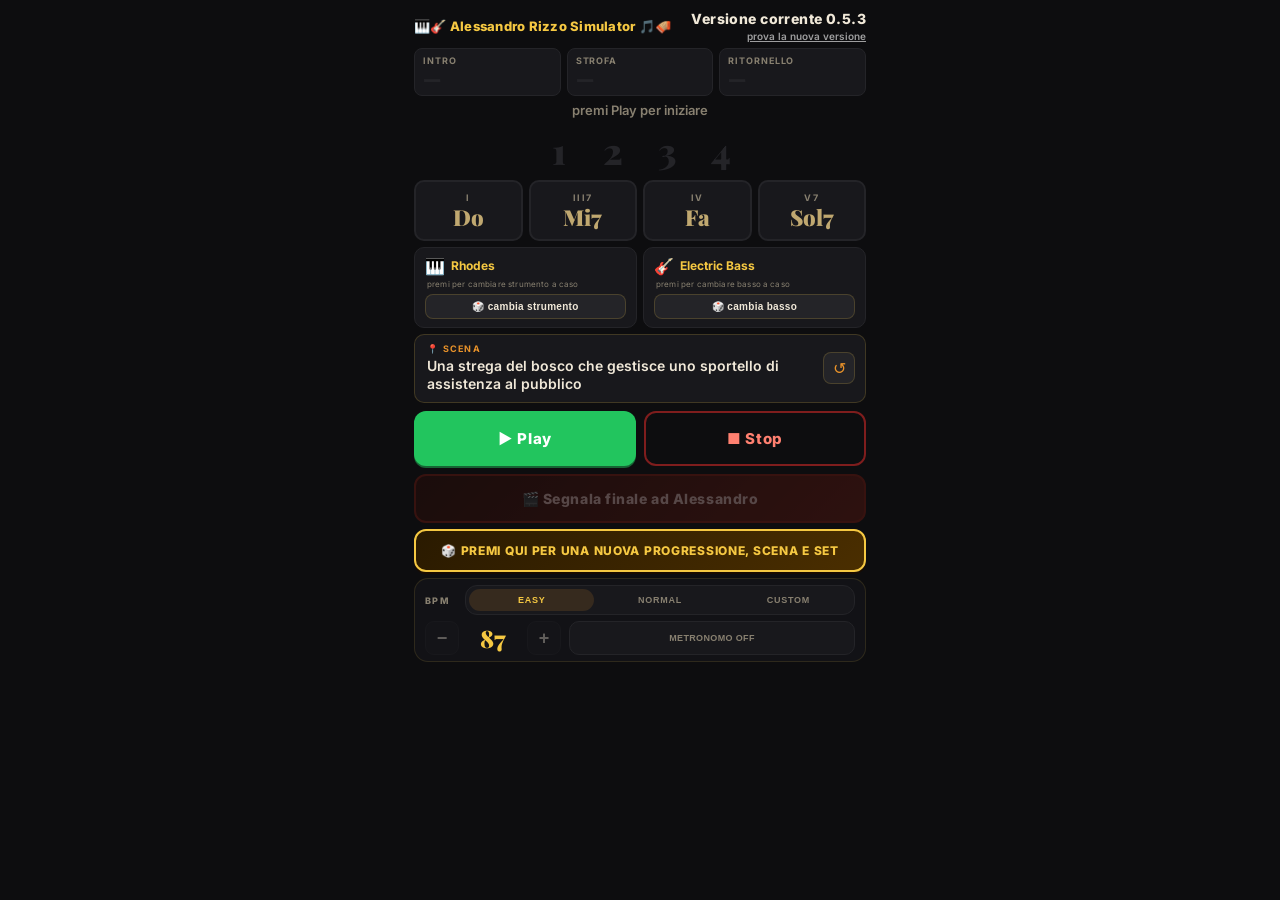
<file: index.html>
<!DOCTYPE html>
<html lang="it">
<head>
  <meta charset="UTF-8">
  <meta name="viewport" content="width=device-width, initial-scale=1.0">
  <meta http-equiv="refresh" content="0; url=v5/index.html">
  <title>Alessandro Rizzo Simulator</title>
  <script>
    window.location.replace('v5/index.html');
  </script>
</head>
<body>
  <p>Reindirizzamento a <a href="v5/index.html">v5</a>...</p>
</body>
</html>
</file>
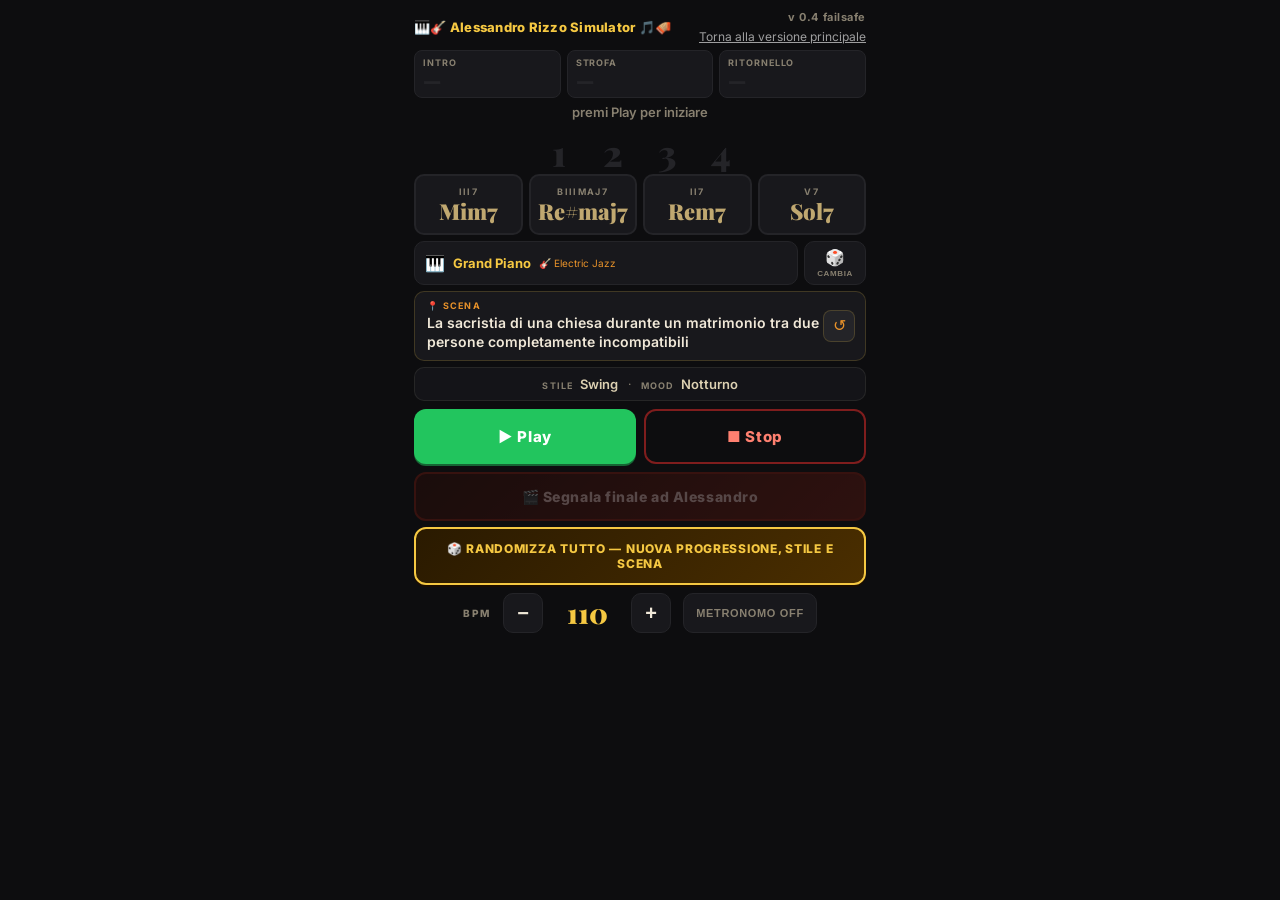
<file: failsafe/index.html>
<!DOCTYPE html>
<html lang="it">
<head>
  <meta charset="UTF-8">
  <meta name="viewport" content="width=device-width, initial-scale=1.0, maximum-scale=1.0, user-scalable=no">
  <meta http-equiv="Cache-Control" content="no-cache, no-store, must-revalidate">
  <meta http-equiv="Pragma" content="no-cache">
  <meta http-equiv="Expires" content="0">
  <title>Alessandro Rizzo Simulator</title>
  
  <!-- Fonts -->
  <link href="https://fonts.googleapis.com/css2?family=Inter:wght@400;600;700;800;900&family=Playfair+Display:wght@900&display=swap" rel="stylesheet">
  
  <!-- Styles -->
  <link rel="stylesheet" href="css/style.css?v=0.4">
</head>
<body>
  <div class="curt curt-l" id="curtL"></div>
  <div class="curt curt-r" id="curtR"></div>

  <!-- HEADER -->
  <div class="header" style="justify-content: space-between;">
    <div class="app-title">🎹🎸 Alessandro Rizzo Simulator 🎵🪗</div>
    <div style="display:flex; flex-direction:column; align-items:flex-end;">
      <div class="version-badge">v 0.4 failsafe</div>
      <a href="../index.html" style="color:#ffffff99; font-size:12px; margin-top:5px; text-decoration:underline;">Torna alla versione principale</a>
    </div>
  </div>

  <!-- PROGRESS -->
  <div class="progress-row" id="progressRow">
    <div class="progress-block" id="pbIntro">
      <div class="progress-lbl">Intro</div>
      <div class="progress-val" id="pvIntro">—</div>
      <div class="progress-remain" id="prIntro"></div>
    </div>
    <div class="progress-block" id="pbStrofa">
      <div class="progress-lbl">Strofa</div>
      <div class="progress-val" id="pvStrofa">—</div>
      <div class="progress-remain" id="prStrofa"></div>
    </div>
    <div class="progress-block" id="pbRit">
      <div class="progress-lbl">Ritornello</div>
      <div class="progress-val" id="pvRit">—</div>
      <div class="progress-remain" id="prRit"></div>
    </div>
  </div>

  <!-- STATUS -->
  <div class="status-wrap">
    <div class="status-bar" id="statusBar">premi Play per iniziare</div>
  </div>

  <!-- COUNT 1 2 3 4 -->
  <div class="countin-inline" id="countinInline">
    <div class="countin-beat" id="cb1">1</div>
    <div class="countin-beat" id="cb2">2</div>
    <div class="countin-beat" id="cb3">3</div>
    <div class="countin-beat" id="cb4">4</div>
  </div>

  <!-- CHORD CARDS -->
  <div class="chord-display" id="chordDisplay">
    <div class="chord-card" id="cc0"><div class="chord-num" id="cnum0">I</div><div class="chord-name" id="cname0">—</div><div class="chord-fn" id="cfn0"></div></div>
    <div class="chord-card" id="cc1"><div class="chord-num" id="cnum1">II</div><div class="chord-name" id="cname1">—</div><div class="chord-fn" id="cfn1"></div></div>
    <div class="chord-card" id="cc2"><div class="chord-num" id="cnum2">III</div><div class="chord-name" id="cname2">—</div><div class="chord-fn" id="cfn2"></div></div>
    <div class="chord-card" id="cc3"><div class="chord-num" id="cnum3">IV</div><div class="chord-name" id="cname3">—</div><div class="chord-fn" id="cfn3"></div></div>
  </div>

  <!-- INSTRUMENT -->
  <div class="instrument-row">
    <div class="instrument-current" id="instrStrip">
      <div class="instrument-icon" id="instrIcon">🎹</div>
      <div style="display:flex;align-items:center;gap:8px;flex-wrap:wrap;">
        <div class="instrument-name" id="instrName">Grand Piano</div>
        <div class="instrument-hint" id="instrBass">🎸 —</div>
      </div>
    </div>
    <button class="instrument-random" onclick="randomInstrument()">🎲<div class="instrument-random-lbl">cambia</div></button>
  </div>

  <!-- LOCATION -->
  <div class="location-card">
    <div class="location-label">📍 Scena</div>
    <div class="location-text" id="locText">—</div>
    <button class="btn-loc" onclick="newLocation()" title="Nuova scena">↺</button>
  </div>

  <div class="theme-meta-card">
    <div class="theme-meta-item">
      <span class="theme-meta-label">Stile</span>
      <span class="theme-meta-value" id="styleText">—</span>
    </div>
    <div class="theme-meta-sep">·</div>
    <div class="theme-meta-item">
      <span class="theme-meta-label">Mood</span>
      <span class="theme-meta-value" id="moodText">—</span>
    </div>
  </div>

  <!-- PLAY / STOP -->
  <div class="main-actions">
    <button class="btn-play-big" id="btnPlay" onclick="togglePlay()">▶ Play</button>
    <button class="btn-stop-big" onclick="stopAll()">■ Stop</button>
  </div>

  <!-- FINALE -->
  <button class="btn-finale" id="btnEnding" onclick="armEnding()" disabled>🎬 Segnala finale ad Alessandro</button>

  <!-- RANDOM -->
  <button class="btn-random" id="btnRandom" onclick="doFullRandom()">🎲 RANDOMIZZA TUTTO — nuova progressione, stile e scena</button>

  <!-- TEMPO -->
  <div class="tempo-strip">
    <span class="tempo-lbl">BPM</span>
    <button class="tempo-adj" onclick="setTempo(Math.max(60,bpm-5));document.getElementById('tempoSlider').value=bpm">−</button>
    <span class="tempo-num" id="tempoVal">120</span>
    <button class="tempo-adj" onclick="setTempo(Math.min(200,bpm+5));document.getElementById('tempoSlider').value=bpm">+</button>
    <button class="metro-btn" id="metroBtn" onclick="toggleMetronome()">metronomo OFF</button>
    <input type="range" id="tempoSlider" min="70" max="160" value="120" oninput="setTempo(+this.value)" style="display:none">
  </div>

  <!-- Scripts -->
  <script src="js/db-music.js?v=0.4"></script>
  <script src="js/db-scenes.js?v=0.4"></script>
  <script src="js/audio-engine.js?v=0.4"></script>
  <script src="js/ui-manager.js?v=0.4"></script>
</body>
</html>
</file>
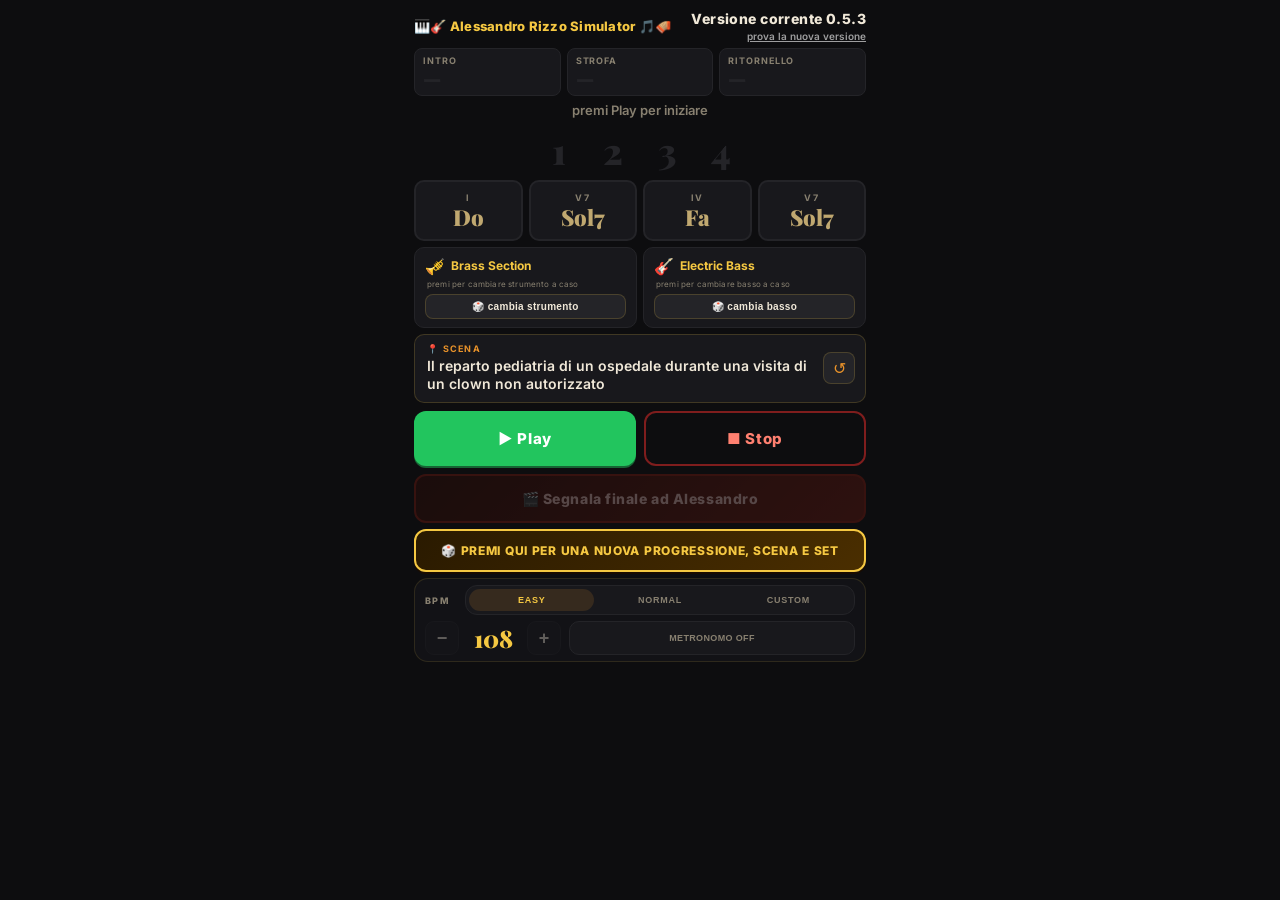
<file: v5/index.html>
<!DOCTYPE html>
<html lang="it">
<head>
  <meta charset="UTF-8">
  <meta name="viewport" content="width=device-width, initial-scale=1.0, maximum-scale=1.0, user-scalable=no">
  <meta http-equiv="Cache-Control" content="no-cache, no-store, must-revalidate">
  <meta http-equiv="Pragma" content="no-cache">
  <meta http-equiv="Expires" content="0">
  <title>Alessandro Rizzo Simulator</title>
  
  <!-- Fonts -->
  <link href="https://fonts.googleapis.com/css2?family=Inter:wght@400;600;700;800;900&family=Playfair+Display:wght@900&display=swap" rel="stylesheet">
  
  <!-- Styles -->
  <link rel="stylesheet" href="css/style.css?v=0.5.3">
</head>
<body>
  <div class="curt curt-l" id="curtL"></div>
  <div class="curt curt-r" id="curtR"></div>

  <!-- HEADER -->
  <div class="header" style="justify-content: space-between;">
    <div class="app-title">🎹🎸 Alessandro Rizzo Simulator 🎵🪗</div>
    <div class="version-block">
      <div class="version-current">Versione corrente 0.5.3</div>
      <a class="version-link" href="../v6/index.html">prova la nuova versione</a>
    </div>
  </div>

  <!-- PROGRESS -->
  <div class="progress-row" id="progressRow">
    <div class="progress-block" id="pbIntro">
      <div class="progress-lbl">Intro</div>
      <div class="progress-val" id="pvIntro">—</div>
      <div class="progress-remain" id="prIntro"></div>
    </div>
    <div class="progress-block" id="pbStrofa">
      <div class="progress-lbl">Strofa</div>
      <div class="progress-val" id="pvStrofa">—</div>
      <div class="progress-remain" id="prStrofa"></div>
    </div>
    <div class="progress-block" id="pbRit">
      <div class="progress-lbl">Ritornello</div>
      <div class="progress-val" id="pvRit">—</div>
      <div class="progress-remain" id="prRit"></div>
    </div>
  </div>

  <!-- STATUS -->
  <div class="status-wrap">
    <div class="status-bar" id="statusBar">premi Play per iniziare</div>
  </div>

  <!-- COUNT 1 2 3 4 -->
  <div class="countin-inline" id="countinInline">
    <div class="countin-beat" id="cb1">1</div>
    <div class="countin-beat" id="cb2">2</div>
    <div class="countin-beat" id="cb3">3</div>
    <div class="countin-beat" id="cb4">4</div>
  </div>

  <!-- CHORD CARDS -->
  <div class="chord-display" id="chordDisplay">
    <div class="chord-card" id="cc0"><div class="chord-num" id="cnum0">I</div><div class="chord-name" id="cname0">—</div><div class="chord-fn" id="cfn0"></div></div>
    <div class="chord-card" id="cc1"><div class="chord-num" id="cnum1">II</div><div class="chord-name" id="cname1">—</div><div class="chord-fn" id="cfn1"></div></div>
    <div class="chord-card" id="cc2"><div class="chord-num" id="cnum2">III</div><div class="chord-name" id="cname2">—</div><div class="chord-fn" id="cfn2"></div></div>
    <div class="chord-card" id="cc3"><div class="chord-num" id="cnum3">IV</div><div class="chord-name" id="cname3">—</div><div class="chord-fn" id="cfn3"></div></div>
  </div>

  <!-- STRUMENTI: card base + card basso + toggle HD -->
  <div class="instrument-row-split">
    <!-- Strumento principale -->
    <div class="instrument-card" id="instrCardMain">
      <div class="instrument-card-header">
        <div class="instrument-icon" id="instrIcon">🎹</div>
        <div class="instrument-name" id="instrName">Grand Piano</div>
      </div>
      <div class="instrument-card-hint">premi per cambiare strumento a caso</div>
      <button class="instrument-rnd-btn" id="btnRndMain" onclick="randomMainInstrument()">🎲 cambia strumento</button>
    </div>
    <!-- Basso -->
    <div class="instrument-card" id="instrCardBass">
      <div class="instrument-card-header">
        <div class="instrument-icon">🎸</div>
        <div class="instrument-name" id="instrBassName">—</div>
      </div>
      <div class="instrument-card-hint">premi per cambiare basso a caso</div>
      <button class="instrument-rnd-btn" id="btnRndBass" onclick="randomBassInstrument()">🎲 cambia basso</button>
    </div>
  </div>


  <!-- LOCATION -->
  <div class="location-card">
    <div class="location-label">📍 Scena</div>
    <div class="location-text" id="locText">—</div>
    <button class="btn-loc" onclick="newLocation()" title="Nuova scena">↺</button>
  </div>

  <!-- PLAY / STOP -->
  <div class="main-actions">
    <button class="btn-play-big" id="btnPlay" onclick="togglePlay()">▶ Play</button>
    <button class="btn-stop-big" onclick="stopAll()">■ Stop</button>
  </div>

  <!-- FINALE -->
  <button class="btn-finale" id="btnEnding" onclick="armEnding()" disabled>🎬 Segnala finale ad Alessandro</button>

  <!-- RANDOM -->
  <button class="btn-random" id="btnRandom" onclick="doFullRandom()">🎲 Premi qui per una nuova progressione, scena e set</button>

  <!-- TEMPO -->
  <div class="tempo-strip">
    <div class="tempo-mode-block">
      <span class="tempo-lbl">BPM</span>
      <div class="tempo-mode-group" role="group" aria-label="Modalita tempo">
        <button class="tempo-mode-btn" id="tempoModeEasy" onclick="setTempoMode('easy')">easy</button>
        <button class="tempo-mode-btn" id="tempoModeNormal" onclick="setTempoMode('normal')">normal</button>
        <button class="tempo-mode-btn" id="tempoModeCustom" onclick="setTempoMode('custom')">custom</button>
      </div>
    </div>
    <div class="tempo-bottom-row">
      <div class="tempo-value-block">
        <button class="tempo-adj" id="tempoMinus" onclick="adjustCustomTempo(-5)">−</button>
        <span class="tempo-num" id="tempoVal">120</span>
        <button class="tempo-adj" id="tempoPlus" onclick="adjustCustomTempo(5)">+</button>
      </div>
      <button class="metro-btn" id="metroBtn" onclick="toggleMetronome()">metronomo OFF</button>
    </div>
    <input type="range" id="tempoSlider" min="60" max="200" value="120" oninput="setTempo(+this.value)" style="display:none">
  </div>

  <!-- Scripts -->
  <script src="js/db-music.js?v=0.5.3"></script>
  <script src="js/db-scenes.js?v=0.5.3"></script>
  <script src="js/sampler.js?v=0.5.3"></script>
  <script src="js/audio-engine.js?v=0.5.3"></script>
  <script src="js/ui-manager.js?v=0.5.3"></script>
</body>
</html>
</file>
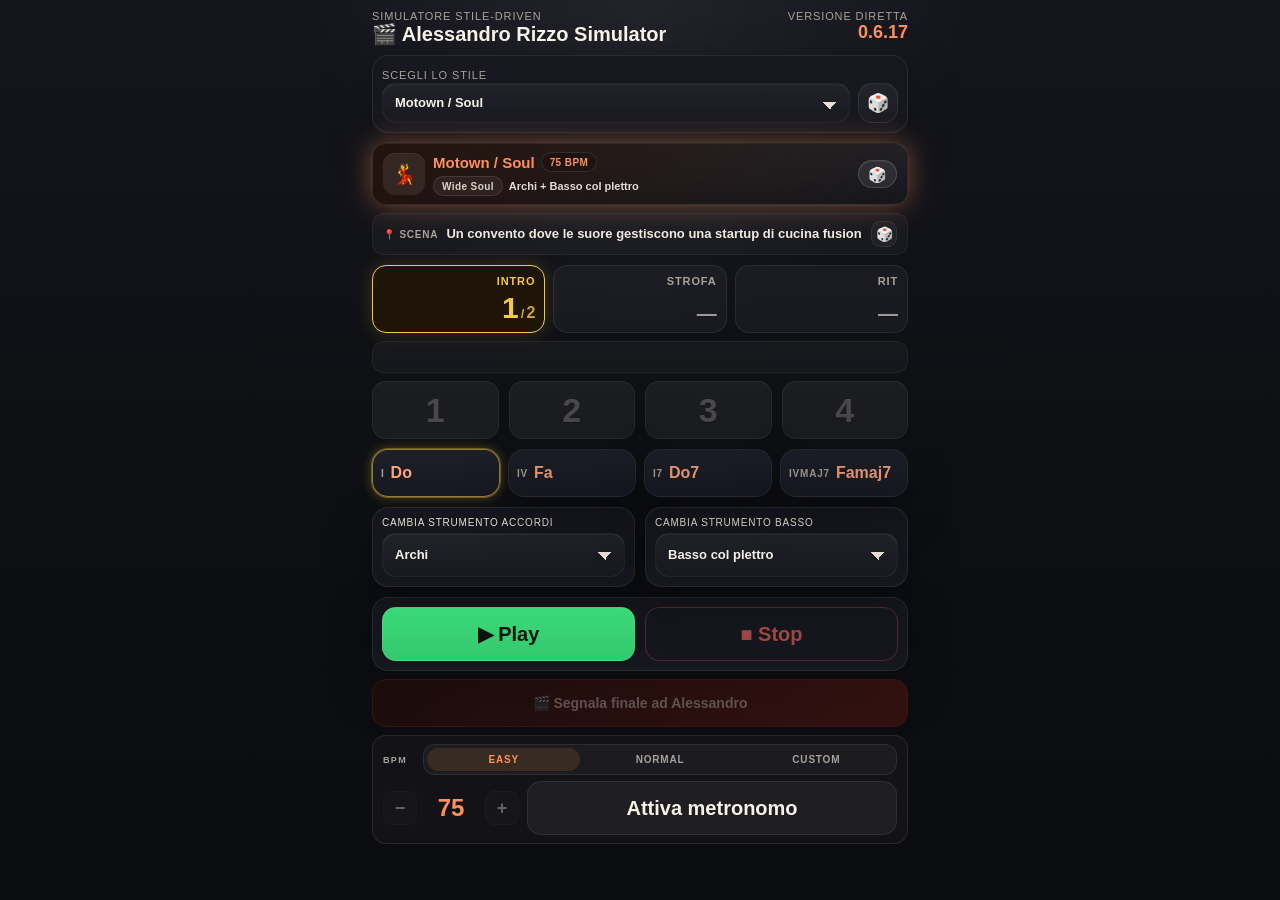
<file: v6/index.html>
<!DOCTYPE html>
<html lang="it">
<head>
  <meta charset="UTF-8">
  <meta name="viewport" content="width=device-width, initial-scale=1.0">
  <title>Alessandro Rizzo Simulator v6</title>
  <link rel="stylesheet" href="css/style.css?v=0.6.17">
</head>
<body>
  <div class="curt curt-l" id="curtL"></div>
  <div class="curt curt-r" id="curtR"></div>

  <main class="app-shell">
    <header class="topbar">
      <div>
        <div class="eyebrow">Simulatore stile-driven</div>
        <h1>🎬 Alessandro Rizzo Simulator</h1>
      </div>
      <div class="version-block">
        <div class="version-label">Versione diretta</div>
        <div class="version-value" id="versionText">0.6.16</div>
      </div>
    </header>

    <section class="picker-card">
      <label class="field-label" for="styleSelect">Scegli lo stile</label>
      <div class="picker-row">
        <select id="styleSelect" class="style-select"></select>
        <button id="randomStyleBtn" class="secondary-btn icon-btn" type="button" title="Stile random" aria-label="Stile random">🎲</button>
      </div>
    </section>

    <button id="styleCard" class="style-card compact" type="button">
      <div class="style-card-rail">
        <div class="style-icon" id="styleIcon">🎷</div>
        <div class="style-copy">
          <div class="style-headline">
            <div class="style-name" id="styleName">Jazz Swing</div>
            <span class="style-pill style-pill-tempo" id="tempoBadge">138 BPM</span>
          </div>
          <div class="style-detail-row">
            <span class="style-pill" id="variationName">Feather Swing</span>
            <span class="style-meta-inline" id="styleMeta">Jazz Piano + Acoustic Bass</span>
          </div>
        </div>
        <div class="style-hint" aria-hidden="true">
          <span class="style-hint-icon">🎲</span>
        </div>
      </div>
    </button>

    <section class="scene-line" aria-label="Scena corrente">
      <div class="scene-line-label">📍 Scena</div>
      <div class="scene-line-text" id="sceneText">—</div>
      <button id="sceneRefreshBtn" class="scene-line-btn" type="button" title="Nuova scena" aria-label="Nuova scena">🎲</button>
    </section>

    <section class="progress-row">
      <div class="progress-block active-intro" id="pbIntro">
        <div class="progress-lbl">Intro</div>
        <div class="progress-val" id="pvIntro">
          <span class="progress-cur">1</span>
          <span class="progress-sep">/</span>
          <span class="progress-tot">2</span>
        </div>
      </div>
      <div class="progress-block" id="pbStrofa">
        <div class="progress-lbl">Strofa</div>
        <div class="progress-val is-idle" id="pvStrofa">
          <span class="progress-idle">—</span>
        </div>
      </div>
      <div class="progress-block" id="pbRit">
        <div class="progress-lbl">Rit</div>
        <div class="progress-val is-idle" id="pvRit">
          <span class="progress-idle">—</span>
        </div>
      </div>
    </section>

    <div class="status-line" id="statusText"></div>

    <section class="countin-row" aria-label="Count-in beat">
      <span class="countin-beat" id="cb1">1</span>
      <span class="countin-beat" id="cb2">2</span>
      <span class="countin-beat" id="cb3">3</span>
      <span class="countin-beat" id="cb4">4</span>
    </section>

    <section class="chord-grid" id="chordGrid"></section>

    <section class="instrument-row-split">
      <div class="instrument-card">
        <label class="field-label instrument-label" for="mainInstrumentSelect">Cambia strumento accordi</label>
        <select id="mainInstrumentSelect" class="style-select instrument-select"></select>
      </div>
      <div class="instrument-card">
        <label class="field-label instrument-label" for="bassInstrumentSelect">Cambia strumento basso</label>
        <select id="bassInstrumentSelect" class="style-select instrument-select"></select>
      </div>
    </section>

    <section class="transport-card">
      <button id="playBtn" class="play-btn" type="button">▶ Play</button>
      <button id="stopBtn" class="stop-btn" type="button">■ Stop</button>
    </section>

    <button id="btnEnding" class="btn-finale" type="button" disabled>🎬 Segnala finale ad Alessandro</button>

    <section class="tempo-strip">
      <div class="tempo-mode-block">
        <span class="tempo-lbl">BPM</span>
        <div class="tempo-mode-group" role="group" aria-label="Modalita tempo">
          <button class="tempo-mode-btn" id="tempoModeEasy" type="button">easy</button>
          <button class="tempo-mode-btn" id="tempoModeNormal" type="button">normal</button>
          <button class="tempo-mode-btn" id="tempoModeCustom" type="button">custom</button>
        </div>
      </div>
      <div class="tempo-bottom-row">
        <div class="tempo-value-block">
          <button class="tempo-adj" id="tempoMinus" type="button">−</button>
          <span class="tempo-num" id="tempoVal">120</span>
          <button class="tempo-adj" id="tempoPlus" type="button">+</button>
        </div>
        <button id="metroBtn" class="metro-btn" type="button">Attiva metronomo</button>
      </div>
    </section>
  </main>

  <script src="js/db-scenes.js?v=0.6.17"></script>
  <script src="js/db-styles.js?v=0.6.17"></script>
  <script src="js/sampler.js?v=0.6.17"></script>
  <script src="js/audio-engine.js?v=0.6.17"></script>
  <script src="js/ui-manager.js?v=0.6.17"></script>
</body>
</html>
</file>
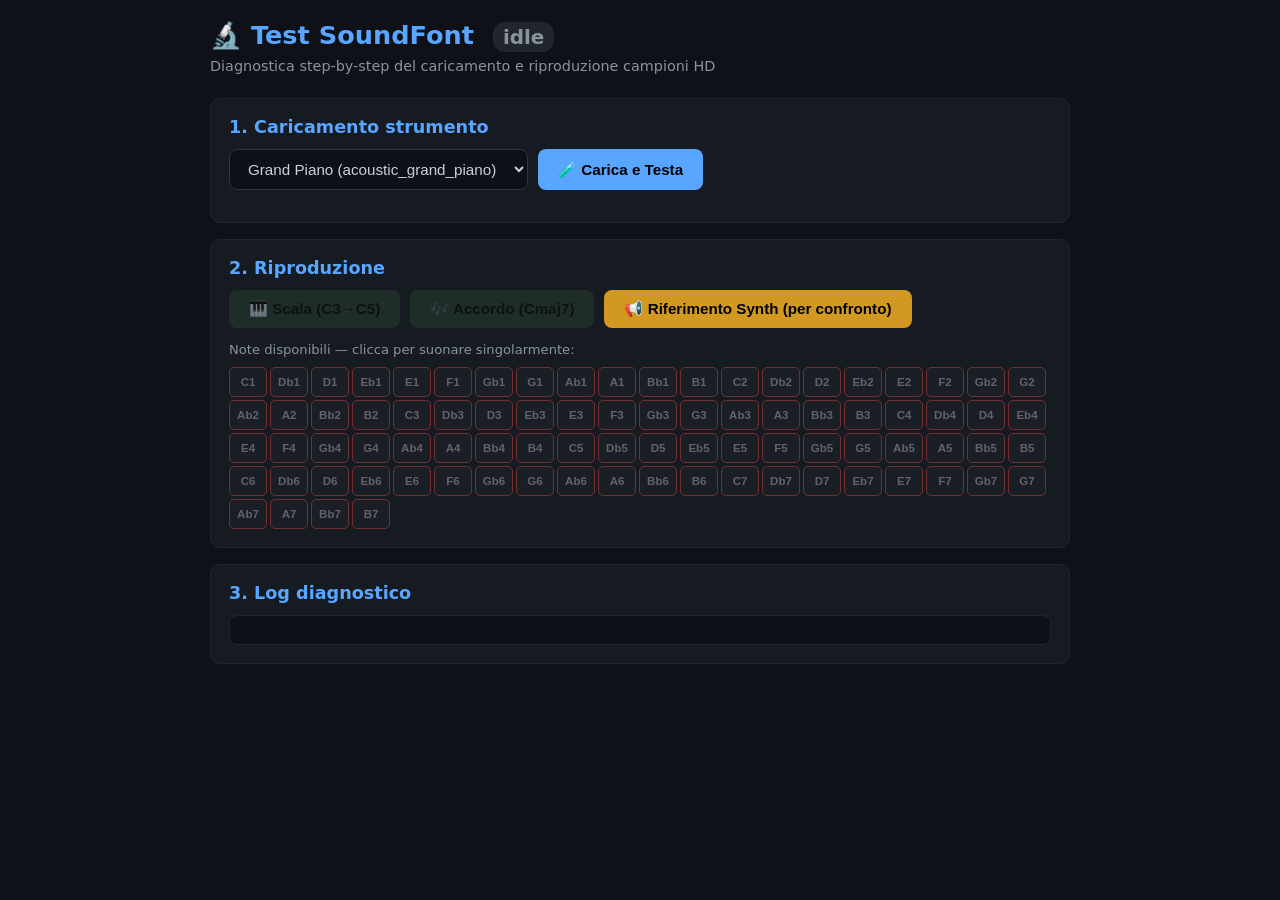
<file: v5/test.html>
<!DOCTYPE html>
<html lang="it">
<head>
  <meta charset="UTF-8">
  <meta name="viewport" content="width=device-width, initial-scale=1.0">
  <title>Test SoundFont — Diagnostica</title>
  <style>
    /* Styling minimale ma leggibile per pagina diagnostica */
    :root {
      --bg: #0e1117;
      --card: #161b22;
      --green: #3fb950;
      --red: #f85149;
      --yellow: #d29922;
      --blue: #58a6ff;
      --text: #c9d1d9;
      --dim: #8b949e;
    }
    * { box-sizing: border-box; margin: 0; padding: 0; }
    body {
      font-family: 'Segoe UI', system-ui, -apple-system, sans-serif;
      background: var(--bg);
      color: var(--text);
      padding: 20px;
      max-width: 900px;
      margin: 0 auto;
    }
    h1 { color: var(--blue); margin-bottom: 6px; font-size: 1.6em; }
    .subtitle { color: var(--dim); margin-bottom: 24px; font-size: 0.9em; }
    .section {
      background: var(--card);
      border-radius: 10px;
      padding: 18px;
      margin-bottom: 16px;
      border: 1px solid #21262d;
    }
    .section h2 { font-size: 1.1em; margin-bottom: 12px; color: var(--blue); }
    .controls { display: flex; gap: 10px; flex-wrap: wrap; margin-bottom: 14px; }
    button {
      padding: 10px 20px;
      border: none;
      border-radius: 8px;
      font-weight: 700;
      cursor: pointer;
      font-size: 0.95em;
      transition: transform 0.1s, opacity 0.2s;
    }
    button:hover { transform: scale(1.03); }
    button:disabled { opacity: 0.4; cursor: not-allowed; transform: none; }
    .btn-primary { background: var(--blue); color: #000; }
    .btn-play { background: var(--green); color: #000; }
    .btn-play:disabled { background: #2d4a32; }
    .btn-synth { background: var(--yellow); color: #000; }

    select {
      padding: 10px 14px;
      border-radius: 8px;
      border: 1px solid #30363d;
      background: #0d1117;
      color: var(--text);
      font-size: 0.95em;
    }

    /* Log di diagnostica */
    #log {
      background: #0d1117;
      border: 1px solid #21262d;
      border-radius: 8px;
      padding: 14px;
      font-family: 'Cascadia Code', 'Fira Code', monospace;
      font-size: 0.82em;
      line-height: 1.6;
      max-height: 500px;
      overflow-y: auto;
      white-space: pre-wrap;
      word-break: break-all;
    }
    .log-ok { color: var(--green); }
    .log-err { color: var(--red); }
    .log-warn { color: var(--yellow); }
    .log-info { color: var(--dim); }
    .log-step { color: var(--blue); font-weight: bold; }

    /* Piano visuale per test note singole */
    .piano-row {
      display: flex;
      gap: 3px;
      margin-top: 10px;
      flex-wrap: wrap;
    }
    .key-btn {
      padding: 8px 6px;
      font-size: 0.72em;
      border-radius: 5px;
      border: 1px solid #30363d;
      background: #21262d;
      color: var(--text);
      cursor: pointer;
      min-width: 38px;
      text-align: center;
      transition: background 0.15s;
    }
    .key-btn:hover { background: var(--blue); color: #000; }
    .key-btn.has-buffer { border-color: var(--green); background: #1a2e1a; }
    .key-btn.no-buffer { border-color: var(--red); opacity: 0.4; }
    .key-btn.playing { background: var(--green); color: #000; }

    /* Indicatore di stato globale */
    .status-badge {
      display: inline-block;
      padding: 3px 10px;
      border-radius: 12px;
      font-size: 0.78em;
      font-weight: 700;
      margin-left: 10px;
    }
    .status-idle { background: #21262d; color: var(--dim); }
    .status-loading { background: #2d3a22; color: var(--yellow); }
    .status-ok { background: #1a3a1a; color: var(--green); }
    .status-fail { background: #3a1a1a; color: var(--red); }
  </style>
</head>
<body>
  <h1>🔬 Test SoundFont <span class="status-badge status-idle" id="globalStatus">idle</span></h1>
  <p class="subtitle">Diagnostica step-by-step del caricamento e riproduzione campioni HD</p>

  <!-- SEZIONE 1: Caricamento -->
  <div class="section">
    <h2>1. Caricamento strumento</h2>
    <div class="controls">
      <select id="instrSelect">
        <option value="grandpiano">Grand Piano (acoustic_grand_piano)</option>
        <option value="jazzpiano">Jazz Piano (bright_acoustic_piano)</option>
        <option value="elecpiano">Electric Piano (electric_piano_1)</option>
        <option value="organ">Organ (percussive_organ)</option>
        <option value="strings">Strings (string_ensemble_1)</option>
        <option value="brass">Brass (brass_section)</option>
        <option value="nylonguitar">Nylon Guitar (acoustic_guitar_nylon)</option>
        <option value="bass">Bass (electric_bass_finger)</option>
        <option value="vibraphone">Vibraphone (vibraphone)</option>
        <option value="harpsichord">Harpsichord (harpsichord)</option>
      </select>
      <button class="btn-primary" id="btnLoad" onclick="runFullTest()">🧪 Carica e Testa</button>
    </div>
  </div>

  <!-- SEZIONE 2: Riproduzione -->
  <div class="section">
    <h2>2. Riproduzione</h2>
    <div class="controls">
      <button class="btn-play" id="btnPlayScale" onclick="playScale()" disabled>🎹 Scala (C3→C5)</button>
      <button class="btn-play" id="btnPlayChord" onclick="playChord()" disabled>🎶 Accordo (Cmaj7)</button>
      <button class="btn-synth" onclick="playSynthRef()">📢 Riferimento Synth (per confronto)</button>
    </div>
    <p style="color:var(--dim);font-size:0.82em;margin-bottom:8px;">Note disponibili — clicca per suonare singolarmente:</p>
    <div class="piano-row" id="pianoRow"></div>
  </div>

  <!-- SEZIONE 3: Log -->
  <div class="section">
    <h2>3. Log diagnostico</h2>
    <div id="log"></div>
  </div>

<script>
/**
 * TEST SOUNDFONT - Pagina diagnostica isolata.
 * Testa ogni fase: fetch, eval, decodifica, riproduzione.
 * Non dipende da sampler.js per isolare il problema.
 */

// Costanti della CDN FluidR3
const CDN_BASE = 'https://gleitz.github.io/midi-js-soundfonts/FluidR3_GM/';

// Mappa identica a sampler.js per coerenza
const INSTR_MAP = {
  'grandpiano': 'acoustic_grand_piano',
  'jazzpiano': 'bright_acoustic_piano',
  'elecpiano': 'electric_piano_1',
  'organ': 'percussive_organ',
  'strings': 'string_ensemble_1',
  'brass': 'brass_section',
  'nylonguitar': 'acoustic_guitar_nylon',
  'bass': 'electric_bass_finger',
  'vibraphone': 'vibraphone',
  'harpsichord': 'harpsichord'
};

let ctx = null;
let loadedBuffers = {}; // { noteName: AudioBuffer }
let currentInstrument = null;

// Namespace globale richiesto dai file soundfont del CDN
window.MIDI = window.MIDI || {};
window.MIDI.Soundfont = window.MIDI.Soundfont || {};

const logEl = document.getElementById('log');

// --- UTILITY DI LOG ---

function log(msg, cls = 'log-info') {
  const ts = new Date().toLocaleTimeString('it-IT', { hour12: false });
  const line = document.createElement('div');
  line.className = cls;
  line.textContent = `[${ts}] ${msg}`;
  logEl.appendChild(line);
  logEl.scrollTop = logEl.scrollHeight;
}

function logStep(msg) { log(`━━ ${msg}`, 'log-step'); }
function logOk(msg)   { log(`✓ ${msg}`, 'log-ok'); }
function logErr(msg)  { log(`✗ ${msg}`, 'log-err'); }
function logWarn(msg) { log(`⚠ ${msg}`, 'log-warn'); }

function setGlobalStatus(cls, text) {
  const el = document.getElementById('globalStatus');
  el.className = 'status-badge status-' + cls;
  el.textContent = text;
}

// --- INIZIALIZZAZIONE AUDIO ---

function ensureAudioContext() {
  if (ctx) return;
  ctx = new (window.AudioContext || window.webkitAudioContext)();
  logOk(`AudioContext creato — sampleRate: ${ctx.sampleRate}Hz, state: ${ctx.state}`);
}

// --- TEST COMPLETO ---

async function runFullTest() {
  ensureAudioContext();
  if (ctx.state === 'suspended') await ctx.resume();

  const name = document.getElementById('instrSelect').value;
  const cdnName = INSTR_MAP[name];
  loadedBuffers = {};
  currentInstrument = name;
  updatePianoRow();

  document.getElementById('btnLoad').disabled = true;
  document.getElementById('btnPlayScale').disabled = true;
  document.getElementById('btnPlayChord').disabled = true;
  setGlobalStatus('loading', 'caricamento...');

  logStep(`STEP 1: Fetch del file .js dal CDN`);
  const url = `${CDN_BASE}${cdnName}-ogg.js`;
  log(`URL: ${url}`);

  let scriptText;
  try {
    const t0 = performance.now();
    const response = await fetch(url);
    const elapsed = (performance.now() - t0).toFixed(0);
    log(`HTTP status: ${response.status}, Content-Type: ${response.headers.get('content-type')}`);
    if (!response.ok) {
      logErr(`Fetch fallito con status ${response.status}`);
      setGlobalStatus('fail', 'errore fetch');
      document.getElementById('btnLoad').disabled = false;
      return;
    }
    scriptText = await response.text();
    logOk(`Fetch completato in ${elapsed}ms — ${(scriptText.length / 1024).toFixed(0)} KB ricevuti`);
  } catch (e) {
    logErr(`Errore fetch: ${e.message}`);
    setGlobalStatus('fail', 'errore fetch');
    document.getElementById('btnLoad').disabled = false;
    return;
  }

  // Mostra le prime righe dello script per diagnosi
  logStep(`STEP 2: Analisi contenuto dello script`);
  const firstLines = scriptText.substring(0, 300);
  log(`Prime righe:\n${firstLines}...`);

  // Tenta esecuzione con window.eval (come nel fix)
  logStep(`STEP 3: Esecuzione script con window.eval()`);
  try {
    // Salva stato precedente per confronto
    const keysBefore = Object.keys(window.MIDI.Soundfont || {});
    window.eval(scriptText);
    const keysAfter = Object.keys(window.MIDI.Soundfont || {});
    const newKeys = keysAfter.filter(k => !keysBefore.includes(k));

    if (newKeys.length > 0) {
      logOk(`window.eval ha popolato MIDI.Soundfont con: [${newKeys.join(', ')}]`);
    } else {
      logWarn(`window.eval NON ha aggiunto nuove chiavi a MIDI.Soundfont`);
      log(`Chiavi presenti: [${keysAfter.join(', ')}]`);

      // Test alternativo: prova con eval diretto
      logStep(`STEP 3b: Tentativo con eval() diretto (senza window)`);
      eval(scriptText);
      const keysRetry = Object.keys(window.MIDI.Soundfont || {});
      const retryNew = keysRetry.filter(k => !keysBefore.includes(k));
      if (retryNew.length > 0) {
        logOk(`eval() diretto ha funzionato: [${retryNew.join(', ')}]`);
      } else {
        logWarn(`Anche eval() diretto non ha aggiunto chiavi`);

        // Ultimo tentativo: creazione manuale dello script tag
        logStep(`STEP 3c: Tentativo con <script> tag dinamico`);
        await new Promise((resolve) => {
          const blob = new Blob([scriptText], { type: 'application/javascript' });
          const scriptUrl = URL.createObjectURL(blob);
          const tag = document.createElement('script');
          tag.src = scriptUrl;
          tag.onload = () => {
            URL.revokeObjectURL(scriptUrl);
            resolve();
          };
          tag.onerror = () => {
            URL.revokeObjectURL(scriptUrl);
            logErr('Anche il tag <script> è fallito');
            resolve();
          };
          document.head.appendChild(tag);
        });

        const keysTag = Object.keys(window.MIDI.Soundfont || {});
        const tagNew = keysTag.filter(k => !keysBefore.includes(k));
        if (tagNew.length > 0) {
          logOk(`<script> tag ha funzionato: [${tagNew.join(', ')}]`);
        } else {
          logErr(`Nessun metodo ha popolato MIDI.Soundfont. Problema critico.`);
        }
      }
    }
  } catch (e) {
    logErr(`Errore esecuzione script: ${e.message}`);
    logErr(`Stack: ${e.stack}`);
    setGlobalStatus('fail', 'errore eval');
    document.getElementById('btnLoad').disabled = false;
    return;
  }

  // Verifica dati estratti
  logStep(`STEP 4: Estrazione dati audio`);
  const soundData = window.MIDI.Soundfont[cdnName];
  if (!soundData) {
    logErr(`MIDI.Soundfont["${cdnName}"] non esiste!`);
    log(`Chiavi disponibili in MIDI.Soundfont: [${Object.keys(window.MIDI.Soundfont).join(', ')}]`);
    setGlobalStatus('fail', 'dati mancanti');
    document.getElementById('btnLoad').disabled = false;
    return;
  }

  const noteKeys = Object.keys(soundData);
  logOk(`Trovate ${noteKeys.length} note: ${noteKeys.slice(0, 8).join(', ')}...`);

  // Analizza formato del primo campione
  const firstNote = noteKeys[0];
  const firstData = soundData[firstNote];
  log(`Formato campione "${firstNote}": lunghezza=${firstData.length}, inizio="${firstData.substring(0, 60)}..."`);

  // Verifica che sia un data URI valido
  if (!firstData.startsWith('data:audio/')) {
    logErr(`Il campione NON è un data URI audio valido!`);
    setGlobalStatus('fail', 'formato errato');
    document.getElementById('btnLoad').disabled = false;
    return;
  }

  const mimeType = firstData.split(';')[0].replace('data:', '');
  logOk(`MIME type: ${mimeType}`);

  // Decodifica campioni
  logStep(`STEP 5: Decodifica AudioBuffer per ogni nota`);
  let decoded = 0, failed = 0, failedNotes = [];

  const promises = noteKeys.map(async (note) => {
    try {
      const base64Data = soundData[note].split(',')[1];
      if (!base64Data) {
        failedNotes.push(`${note}:no-b64`);
        failed++;
        return;
      }
      const raw = atob(base64Data);
      const arr = new Uint8Array(raw.length);
      for (let i = 0; i < raw.length; i++) arr[i] = raw.charCodeAt(i);

      // decodeAudioData necessita di una copia del buffer perché il
      // trasferimento lo "consuma" — cloniamo per sicurezza
      const audioBuffer = await ctx.decodeAudioData(arr.buffer.slice(0));
      loadedBuffers[note] = audioBuffer;
      decoded++;
    } catch (e) {
      failedNotes.push(`${note}:${e.message.substring(0, 30)}`);
      failed++;
    }
  });

  await Promise.all(promises);

  if (decoded > 0) {
    logOk(`Decodificati con successo: ${decoded}/${noteKeys.length}`);
  }
  if (failed > 0) {
    logWarn(`Falliti: ${failed}/${noteKeys.length}`);
    log(`Note fallite: ${failedNotes.join(', ')}`);
  }
  if (decoded === 0) {
    logErr(`NESSUN campione decodificato! Potrebbe essere un problema di formato OGG nel browser.`);

    // Test con formato mp3 come fallback
    logStep(`STEP 5b: Tentativo con formato MP3`);
    const mp3Url = `${CDN_BASE}${cdnName}-mp3.js`;
    log(`URL MP3: ${mp3Url}`);
    try {
      const mp3Resp = await fetch(mp3Url);
      if (mp3Resp.ok) {
        const mp3Text = await mp3Resp.text();
        // Pulisci il precedente
        delete window.MIDI.Soundfont[cdnName];
        window.eval(mp3Text);
        const mp3Data = window.MIDI.Soundfont[cdnName];
        if (mp3Data) {
          const mp3Keys = Object.keys(mp3Data);
          let mp3ok = 0, mp3fail = 0;
          const mp3Promises = mp3Keys.map(async (note) => {
            try {
              const b64 = mp3Data[note].split(',')[1];
              const raw = atob(b64);
              const arr = new Uint8Array(raw.length);
              for (let i = 0; i < raw.length; i++) arr[i] = raw.charCodeAt(i);
              const buf = await ctx.decodeAudioData(arr.buffer.slice(0));
              loadedBuffers[note] = buf;
              mp3ok++;
            } catch (e) { mp3fail++; }
          });
          await Promise.all(mp3Promises);
          if (mp3ok > 0) {
            logOk(`MP3: decodificati ${mp3ok}/${mp3Keys.length} — il browser non supporta OGG ma supporta MP3`);
            logWarn(`AZIONE NECESSARIA: cambiare sampler.js per usare -mp3.js invece di -ogg.js`);
          } else {
            logErr(`Anche MP3 fallito: ${mp3fail} errori`);
          }
        }
      }
    } catch (e) {
      logErr(`Errore test MP3: ${e.message}`);
    }
  }

  // Info su un buffer decodificato
  const bufferKeys = Object.keys(loadedBuffers);
  if (bufferKeys.length > 0) {
    const sample = loadedBuffers[bufferKeys[0]];
    logStep(`STEP 6: Info AudioBuffer`);
    log(`Esempio "${bufferKeys[0]}": durata=${sample.duration.toFixed(2)}s, canali=${sample.numberOfChannels}, sampleRate=${sample.sampleRate}`);
  }

  // Pulizia globale
  delete window.MIDI.Soundfont[cdnName];

  // Stato finale
  if (bufferKeys.length > 0) {
    setGlobalStatus('ok', `${bufferKeys.length} note pronte`);
    document.getElementById('btnPlayScale').disabled = false;
    document.getElementById('btnPlayChord').disabled = false;
    logOk(`PRONTO — premi i pulsanti di riproduzione per ascoltare`);
  } else {
    setGlobalStatus('fail', 'nessun buffer');
    logErr(`FALLITO — nessun campione utilizzabile`);
  }

  updatePianoRow();
  document.getElementById('btnLoad').disabled = false;
}

// --- RIPRODUZIONE ---

function playSampleNote(noteName, duration = 1.0, volume = 0.8) {
  /**
   * Riproduce un singolo campione tramite AudioContext.
   * Usa un inviluppo ADSR leggero per evitare click.
   */
  const buffer = loadedBuffers[noteName];
  if (!buffer) {
    logWarn(`Nessun buffer per "${noteName}"`);
    return false;
  }

  const source = ctx.createBufferSource();
  source.buffer = buffer;

  const gain = ctx.createGain();
  const now = ctx.currentTime;

  // Inviluppo semplice: attacco rapidissimo, sustain, release dolce
  gain.gain.setValueAtTime(0, now);
  gain.gain.linearRampToValueAtTime(volume, now + 0.01);
  gain.gain.setValueAtTime(volume, now + duration - 0.05);
  gain.gain.exponentialRampToValueAtTime(0.001, now + duration + 0.3);

  source.connect(gain);
  gain.connect(ctx.destination);

  source.start(now);
  source.stop(now + duration + 0.4);

  log(`▶ Riproduzione "${noteName}" — dur: ${duration.toFixed(1)}s, vol: ${volume}`);
  return true;
}

function playScale() {
  /**
   * Suona una scala da C3 a C5 con le note disponibili.
   * Usa le note che effettivamente hanno un buffer caricato.
   */
  ensureAudioContext();
  if (ctx.state === 'suspended') ctx.resume();

  // Sequenza cromatica C3→C5
  const scaleNotes = ['C3','Db3','D3','Eb3','E3','F3','Gb3','G3','Ab3','A3','Bb3','B3',
                      'C4','Db4','D4','Eb4','E4','F4','Gb4','G4','Ab4','A4','Bb4','B4','C5'];

  const available = scaleNotes.filter(n => loadedBuffers[n]);
  if (available.length === 0) {
    logErr('Nessuna nota disponibile nel range C3-C5');
    return;
  }

  logStep(`Scala: ${available.length} note nel range C3-C5`);
  const spacing = 0.35;
  available.forEach((note, i) => {
    const t = ctx.currentTime + i * spacing;
    const source = ctx.createBufferSource();
    source.buffer = loadedBuffers[note];
    const gain = ctx.createGain();
    gain.gain.setValueAtTime(0, t);
    gain.gain.linearRampToValueAtTime(0.7, t + 0.01);
    gain.gain.setValueAtTime(0.7, t + spacing - 0.05);
    gain.gain.exponentialRampToValueAtTime(0.001, t + spacing + 0.15);
    source.connect(gain);
    gain.connect(ctx.destination);
    source.start(t);
    source.stop(t + spacing + 0.2);
  });
}

function playChord() {
  /**
   * Suona un accordo Cmaj7 (C4, E4, G4, B4) per verificare la
   * riproduzione simultanea di pi?? campioni.
   */
  ensureAudioContext();
  if (ctx.state === 'suspended') ctx.resume();

  const chordNotes = ['C4', 'E4', 'G4', 'B4'];
  const available = chordNotes.filter(n => loadedBuffers[n]);
  logStep(`Accordo Cmaj7: ${available.length}/4 note disponibili`);

  available.forEach(note => {
    const source = ctx.createBufferSource();
    source.buffer = loadedBuffers[note];
    const gain = ctx.createGain();
    const now = ctx.currentTime;
    gain.gain.setValueAtTime(0, now);
    gain.gain.linearRampToValueAtTime(0.5, now + 0.01);
    gain.gain.setValueAtTime(0.5, now + 1.5);
    gain.gain.exponentialRampToValueAtTime(0.001, now + 2.5);
    source.connect(gain);
    gain.connect(ctx.destination);
    source.start(now);
    source.stop(now + 3);
  });
}

function playSynthRef() {
  /**
   * Suona un C4 sintetizzato con oscillatore, come confronto
   * per assicurarsi che l'audio del browser funzioni.
   */
  ensureAudioContext();
  if (ctx.state === 'suspended') ctx.resume();

  const osc = ctx.createOscillator();
  const gain = ctx.createGain();
  osc.type = 'triangle';
  osc.frequency.value = 261.63; // C4
  const now = ctx.currentTime;
  gain.gain.setValueAtTime(0, now);
  gain.gain.linearRampToValueAtTime(0.5, now + 0.01);
  gain.gain.exponentialRampToValueAtTime(0.001, now + 1.5);
  osc.connect(gain);
  gain.connect(ctx.destination);
  osc.start(now);
  osc.stop(now + 1.6);
  logStep('Synth di riferimento: C4 triangle wave');
}

// --- PIANO VISUALE ---

function updatePianoRow() {
  /**
   * Genera una riga di tasti che mostra ogni nota e il
   * suo stato (buffer presente / assente). Permette di
   * suonare singole note cliccando.
   */
  const row = document.getElementById('pianoRow');
  row.innerHTML = '';

  // Range ragionevole: A0 -> C8
  const notes = ['C','Db','D','Eb','E','F','Gb','G','Ab','A','Bb','B'];
  for (let oct = 1; oct <= 7; oct++) {
    for (const n of notes) {
      const name = `${n}${oct}`;
      const btn = document.createElement('button');
      btn.className = 'key-btn';
      btn.textContent = name;

      if (loadedBuffers[name]) {
        btn.classList.add('has-buffer');
        btn.onclick = () => {
          btn.classList.add('playing');
          playSampleNote(name, 1.0, 0.7);
          setTimeout(() => btn.classList.remove('playing'), 400);
        };
      } else {
        btn.classList.add('no-buffer');
        btn.disabled = true;
      }
      row.appendChild(btn);
    }
  }
}

// Stato iniziale del piano (vuoto)
updatePianoRow();
</script>
</body>
</html>
</file>
<file: failsafe/css/style.css>
:root {
  --bg:     #0d0d0f;
  --bg2:    #18181c;
  --bg3:    #242428;
  --gold:   #f5c842;
  --amber:  #e8922a;
  --cream:  #f0e8d8;
  --dim:    #888070;
  --red:    #ff4040;
  --green:  #22c55e;
  --blue:   #60a5fa;
  --purple: #a78bfa;
  --border: rgba(245,200,66,0.18);
  --r:      10px;
}

*, *::before, *::after { box-sizing: border-box; margin: 0; padding: 0; }

html, body { height: 100%; overflow: hidden; }

body {
  background: var(--bg);
  color: var(--cream);
  font-family: 'Inter', sans-serif;
  display: flex; flex-direction: column;
  height: 100dvh; /* dynamic viewport height */
  max-width: 480px; margin: 0 auto;
  -webkit-tap-highlight-color: transparent;
  user-select: none;
}

/* ── HEADER ── */
.header {
  display: flex; align-items: center; justify-content: space-between;
  padding: 10px 14px 6px;
  flex-shrink: 0;
}
.app-title { font-size: 13px; font-weight: 800; color: var(--gold); letter-spacing: 0.02em; }

/* ── STATUS ── */
.status-wrap { padding: 0 14px 6px; flex-shrink: 0; }
.status-bar {
  font-size: 13px; font-weight: 600; color: var(--dim);
  text-align: center; min-height: 20px;
  transition: color 0.3s;
}
.status-bar.on       { color: var(--amber); }
.status-bar.sec-intro  { color: var(--amber); }
.status-bar.sec-strofa { color: var(--green); }
.status-bar.sec-rit    { color: var(--purple); }
.status-bar.end { color: var(--red); animation: blink .6s step-end infinite; }
@keyframes blink { 0%,100%{opacity:1} 50%{opacity:0} }

/* ── PROGRESS STRIP ── */
.progress-row {
  display: grid; grid-template-columns: 1fr 1fr 1fr;
  gap: 6px; padding: 0 14px 6px; flex-shrink: 0;
}
.progress-block {
  background: var(--bg2); border: 1.5px solid var(--bg3);
  border-radius: 8px; padding: 6px 8px;
  transition: border-color .3s, background .3s;
}
.progress-block.active-intro  { border-color: var(--amber); background: #1e1508; }
.progress-block.active-strofa { border-color: var(--green);  background: #0a1a0a; }
.progress-block.active-rit    { border-color: var(--purple); background: #120a1e; }
.progress-lbl {
  font-size: 9px; font-weight: 700; letter-spacing: .1em;
  text-transform: uppercase; color: var(--dim); margin-bottom: 2px;
}
.progress-block.active-intro  .progress-lbl { color: var(--amber); }
.progress-block.active-strofa .progress-lbl { color: var(--green); }
.progress-block.active-rit    .progress-lbl { color: var(--purple); }
.progress-val {
  font-family: 'Playfair Display', serif;
  font-size: 20px; font-weight: 900; color: var(--bg3); line-height: 1;
}
.progress-block.active-intro  .progress-val { color: var(--amber); }
.progress-block.active-strofa .progress-val { color: var(--green); }
.progress-block.active-rit    .progress-val { color: var(--purple); }
.progress-remain { font-size: 9px; color: var(--dim); margin-top: 1px; }
.progress-block.active-strofa .progress-remain { color: #4ade80; }
.progress-block.active-rit    .progress-remain { color: #c4b5fd; }
.progress-block.active-intro  .progress-remain { color: #fbbf24; }

/* ── COUNTIN ── */
.countin-inline {
  display: flex; justify-content: center; gap: 18px;
  padding: 4px 14px; flex-shrink: 0;
}
.countin-beat {
  font-family: 'Playfair Display', serif;
  font-size: 36px; font-weight: 900;
  color: var(--bg3); line-height: 1; width: 36px; text-align: center;
  transition: color .06s, transform .06s;
}
.countin-beat.active {
  color: var(--sec, var(--gold));
  text-shadow: 0 0 20px var(--sec-glow, rgba(245,200,66,.6));
  transform: scale(1.15);
}
.countin-beat.count-in-active {
  color: #fff; text-shadow: 0 0 28px rgba(255,255,255,.7);
  transform: scale(1.25);
}

/* ── CHORD CARDS ── */
.chord-display {
  display: grid; grid-template-columns: repeat(4,1fr);
  gap: 6px; padding: 0 14px; flex-shrink: 0;
}
.chord-card {
  background: var(--bg2); border: 2px solid var(--bg3);
  border-radius: 10px; padding: 10px 4px 8px;
  text-align: center; position: relative; overflow: hidden;
  transition: border-color .15s, background .15s, box-shadow .15s;
}
.chord-card::after {
  content: ''; position: absolute; bottom: 0; left: 0; right: 0;
  height: 2px; background: var(--sec, var(--gold));
  transform: scaleX(0); transform-origin: left;
}
.chord-card.active {
  border-color: var(--sec, var(--gold));
  background: var(--sec-card, #1e1a08);
  box-shadow: 0 0 16px var(--sec-glow, rgba(245,200,66,.2));
}
.chord-card.active::after { transform: scaleX(1); transition: transform .1s; }
.chord-num { font-size: 9px; font-weight: 700; letter-spacing: .15em; color: var(--dim); margin-bottom: 3px; text-transform: uppercase; }
.chord-card.active .chord-num { color: var(--sec, var(--amber)); }
.chord-name { font-family: 'Playfair Display', serif; font-size: 22px; font-weight: 900; color: #c0a870; line-height: 1; }
.chord-card.active .chord-name { color: var(--sec, var(--gold)); }
.chord-fn { font-size: 8px; color: var(--dim); margin-top: 3px; letter-spacing: .06em; }

/* Section colors */
body.sec-intro  { --sec: #f5c842; --sec-glow: rgba(245,200,66,.45); --sec-card: #1e1a08; }
body.sec-strofa { --sec: #22c55e; --sec-glow: rgba(34,197,94,.4);   --sec-card: #0a1a0a; }
body.sec-rit    { --sec: #a78bfa; --sec-glow: rgba(167,139,250,.4); --sec-card: #120a1e; }

/* ── INSTRUMENT ROW ── */
.instrument-row {
  display: grid; grid-template-columns: 1fr auto;
  gap: 6px; margin: 6px 14px 0; flex-shrink: 0;
}
.instrument-current {
  display: flex; align-items: center; gap: 8px;
  background: var(--bg2); border: 1.5px solid var(--bg3);
  border-radius: 10px; padding: 6px 10px;
  transition: border-color .15s;
}
.instrument-random {
  background: var(--bg2); border: 1.5px solid var(--bg3);
  border-radius: 10px; padding: 6px 12px;
  cursor: pointer; display: flex; flex-direction: column;
  align-items: center; justify-content: center; gap: 2px;
  font-size: 16px; transition: all .15s; min-width: 60px;
}
.instrument-random:active { background: var(--bg3); }
.instrument-random-lbl { font-size: 8px; font-weight: 700; letter-spacing: .08em; text-transform: uppercase; color: var(--dim); }
.instrument-icon { font-size: 16px; }
.instrument-name { font-size: 13px; font-weight: 700; color: var(--gold); }
.instrument-hint { font-size: 10px; color: var(--amber); margin-top: 0; }
.btn-loc {
  position: absolute; right: 10px; top: 50%; transform: translateY(-50%);
  background: var(--bg3); border: 1.5px solid var(--border);
  color: var(--amber); width: 32px; height: 32px; border-radius: 8px;
  cursor: pointer; font-size: 16px; display: flex; align-items: center; justify-content: center;
  transition: background .15s;
}
.btn-loc:active { background: var(--bg); }

/* ── LOCATION ── */
.location-card {
  margin: 6px 14px 0;
  background: var(--bg2); border: 1.5px solid var(--border);
  border-radius: 10px; padding: 8px 44px 8px 12px;
  position: relative; flex-shrink: 0;
}
.location-label { font-size: 9px; font-weight: 700; letter-spacing: .14em; color: var(--amber); text-transform: uppercase; margin-bottom: 3px; }
.location-text { font-size: 14px; font-weight: 600; color: var(--cream); line-height: 1.35; }
.location-text.flash { animation: flash .35s ease; }
@keyframes flash { 0%,100%{opacity:1} 40%{opacity:.1} }

/* ── STYLE / MOOD ── */
.theme-meta-card {
  margin: 6px 14px 0;
  padding: 8px 12px;
  border-radius: 10px;
  background: rgba(24,24,28,.72);
  border: 1px solid rgba(240,232,216,.08);
  display: flex;
  align-items: center;
  justify-content: center;
  gap: 10px;
  flex-shrink: 0;
}
.theme-meta-item {
  display: flex;
  align-items: baseline;
  gap: 6px;
}
.theme-meta-label {
  font-size: 9px;
  font-weight: 700;
  letter-spacing: .14em;
  text-transform: uppercase;
  color: var(--dim);
}
.theme-meta-value {
  font-size: 13px;
  font-weight: 600;
  color: #ddd1b2;
}
.theme-meta-sep {
  color: var(--dim);
  font-size: 12px;
}

/* ── MAIN ACTION BUTTONS ── */
.main-actions {
  display: grid; grid-template-columns: 1fr 1fr;
  gap: 8px; padding: 8px 14px 0; flex-shrink: 0;
}
.btn-play-big {
  background: var(--green); color: #fff;
  border: none; border-radius: 12px;
  font-family: 'Inter', sans-serif; font-size: 15px; font-weight: 800;
  letter-spacing: .04em; padding: 16px;
  cursor: pointer; transition: all .15s;
  box-shadow: 0 2px 0 #166534;
}
.btn-play-big:active { transform: translateY(2px); box-shadow: none; }
.btn-play-big.on { background: #166534; box-shadow: none; color: #86efac; }
.btn-play-big:disabled { opacity: .4; cursor: default; }
.btn-stop-big {
  background: transparent; color: #ff8070; border: 2px solid #7f1d1d;
  border-radius: 12px; font-family: 'Inter', sans-serif;
  font-size: 15px; font-weight: 800; padding: 16px;
  cursor: pointer; transition: all .15s; letter-spacing: .04em;
}
.btn-stop-big:active { background: #1f0808; }

/* ── FINALE BUTTON ── */
.btn-finale {
  margin: 8px 14px 0;
  background: linear-gradient(135deg, #3a0c06, #7a1c10);
  border: 2px solid #9a2010; color: #ffcdc8;
  border-radius: 12px; font-family: 'Inter', sans-serif;
  font-size: 14px; font-weight: 800; letter-spacing: .04em;
  padding: 14px; cursor: pointer; width: calc(100% - 28px);
  transition: all .15s; display: block; flex-shrink: 0;
}
.btn-finale:active { transform: scale(.98); }
.btn-finale:disabled { opacity: .3; cursor: default; }
.btn-finale.armed { animation: pulserr .8s ease infinite; border-color: var(--red); color: #ff9090; }
@keyframes pulserr { 0%,100%{box-shadow:0 0 0 rgba(255,64,64,0)} 50%{box-shadow:0 0 18px rgba(255,64,64,.6)} }

.version-badge { font-size: 11px; font-weight: 700; color: var(--dim); letter-spacing: .05em; }

/* ── METRO BUTTON ── */
.metro-btn {
  background: var(--bg2); border: 1.5px solid var(--bg3);
  color: var(--dim); font-size: 11px; font-weight: 700;
  letter-spacing: .06em; text-transform: uppercase;
  padding: 0 12px; height: 40px; border-radius: 10px;
  cursor: pointer; transition: all .15s; white-space: nowrap;
}
.metro-btn.on { border-color: var(--amber); color: var(--amber); background: rgba(232,146,42,.12); }
.metro-btn:active { transform: scale(.95); }

/* ── RANDOM BUTTON ── */
.btn-random {
  margin: 6px 14px 0;
  background: linear-gradient(135deg, #2a1a00, #4a2e00);
  border: 2px solid var(--gold); color: var(--gold);
  border-radius: 12px; font-family: 'Inter', sans-serif;
  font-size: 12px; font-weight: 800; letter-spacing: .06em; text-transform: uppercase;
  padding: 12px; cursor: pointer; width: calc(100% - 28px);
  transition: all .15s; display: block; flex-shrink: 0;
  box-shadow: 0 2px 0 #1a0c00;
}
.btn-random:active { transform: translateY(2px); box-shadow: none; }
.btn-random.flash { animation: rglow .5s ease; }
@keyframes rglow { 0%{border-color:#fff8a0;color:#fff8a0;box-shadow:0 0 30px rgba(255,248,160,.4)} 100%{} }

/* ── TEMPO STRIP ── */
.tempo-strip {
  display: flex; align-items: center; justify-content: center;
  gap: 12px; padding: 8px 14px; flex-shrink: 0;
}
.tempo-lbl { font-size: 10px; font-weight: 800; letter-spacing: .15em; text-transform: uppercase; color: var(--dim); min-width: 28px; }
.tempo-adj {
  background: var(--bg2); border: 1.5px solid var(--bg3);
  color: var(--cream); font-size: 20px; font-weight: 700;
  width: 40px; height: 40px; border-radius: 10px;
  cursor: pointer; display: flex; align-items: center; justify-content: center;
  transition: background .12s; line-height: 1;
}
.tempo-adj:active { background: var(--bg3); transform: scale(.95); }
.tempo-num { font-family: 'Playfair Display', serif; font-size: 28px; font-weight: 900; color: var(--gold); min-width: 64px; text-align: center; }

/* Curtains */
.curt { position: fixed; top: 0; height: 100%; width: 50%; z-index: 200; background: #1a0800; transition: transform 1.2s cubic-bezier(.77,0,.23,1); }
.curt-l { left: 0; }
.curt-r { right: 0; }
.curt-l.open { transform: translateX(-100%); }
.curt-r.open { transform: translateX(100%); }
</file>
<file: v5/css/style.css>
:root {
  --bg:     #0d0d0f;
  --bg2:    #18181c;
  --bg3:    #242428;
  --gold:   #f5c842;
  --amber:  #e8922a;
  --cream:  #f0e8d8;
  --dim:    #888070;
  --red:    #ff4040;
  --green:  #22c55e;
  --blue:   #60a5fa;
  --purple: #a78bfa;
  --border: rgba(245,200,66,0.18);
  --r:      10px;
}

*, *::before, *::after { box-sizing: border-box; margin: 0; padding: 0; }

html, body { height: 100%; overflow: hidden; }

body {
  background: var(--bg);
  color: var(--cream);
  font-family: 'Inter', sans-serif;
  display: flex; flex-direction: column;
  height: 100dvh; /* dynamic viewport height */
  max-width: 480px; margin: 0 auto;
  -webkit-tap-highlight-color: transparent;
  user-select: none;
}

/* ── HEADER ── */
.header {
  display: flex; align-items: center; justify-content: space-between;
  padding: 10px 14px 6px;
  flex-shrink: 0;
}
.app-title { font-size: 13px; font-weight: 800; color: var(--gold); letter-spacing: 0.02em; }
.version-block {
  display: flex;
  flex-direction: column;
  align-items: flex-end;
  gap: 3px;
}
.version-current {
  font-size: 14px;
  font-weight: 800;
  color: var(--cream);
  letter-spacing: .03em;
}
.version-link {
  color: #ffffff99;
  font-size: 10px;
  font-weight: 600;
  text-decoration: underline;
}

/* ── STATUS ── */
.status-wrap { padding: 0 14px 6px; flex-shrink: 0; }
.status-bar {
  font-size: 13px; font-weight: 600; color: var(--dim);
  text-align: center; min-height: 20px;
  transition: color 0.3s;
}
.status-bar.on       { color: var(--amber); }
.status-bar.sec-intro  { color: var(--amber); }
.status-bar.sec-strofa { color: var(--green); }
.status-bar.sec-rit    { color: var(--purple); }
.status-bar.end { color: var(--red); animation: blink .6s step-end infinite; }
@keyframes blink { 0%,100%{opacity:1} 50%{opacity:0} }

/* ── PROGRESS STRIP ── */
.progress-row {
  display: grid; grid-template-columns: 1fr 1fr 1fr;
  gap: 6px; padding: 0 14px 6px; flex-shrink: 0;
}
.progress-block {
  background: var(--bg2); border: 1.5px solid var(--bg3);
  border-radius: 8px; padding: 6px 8px;
  transition: border-color .3s, background .3s;
}
.progress-block.active-intro  { border-color: var(--amber); background: #1e1508; }
.progress-block.active-strofa { border-color: var(--green);  background: #0a1a0a; }
.progress-block.active-rit    { border-color: var(--purple); background: #120a1e; }
.progress-lbl {
  font-size: 9px; font-weight: 700; letter-spacing: .1em;
  text-transform: uppercase; color: var(--dim); margin-bottom: 2px;
}
.progress-block.active-intro  .progress-lbl { color: var(--amber); }
.progress-block.active-strofa .progress-lbl { color: var(--green); }
.progress-block.active-rit    .progress-lbl { color: var(--purple); }
.progress-val {
  font-family: 'Playfair Display', serif;
  font-size: 20px; font-weight: 900; color: var(--bg3); line-height: 1;
}
.progress-block.active-intro  .progress-val { color: var(--amber); }
.progress-block.active-strofa .progress-val { color: var(--green); }
.progress-block.active-rit    .progress-val { color: var(--purple); }
.progress-remain { font-size: 9px; color: var(--dim); margin-top: 1px; }
.progress-block.active-strofa .progress-remain { color: #4ade80; }
.progress-block.active-rit    .progress-remain { color: #c4b5fd; }
.progress-block.active-intro  .progress-remain { color: #fbbf24; }

/* ── COUNTIN ── */
.countin-inline {
  display: flex; justify-content: center; gap: 18px;
  padding: 4px 14px 10px; flex-shrink: 0;
}
.countin-beat {
  font-family: 'Playfair Display', serif;
  font-size: 36px; font-weight: 900;
  color: var(--bg3); line-height: 1; width: 36px; text-align: center;
  transition: color .06s, transform .06s;
}
.countin-beat.active {
  color: var(--sec, var(--gold));
  text-shadow: 0 0 20px var(--sec-glow, rgba(245,200,66,.6));
  transform: scale(1.15);
}
.countin-beat.count-in-active {
  color: #fff; text-shadow: 0 0 28px rgba(255,255,255,.7);
  transform: scale(1.25);
}

/* ── CHORD CARDS ── */
.chord-display {
  display: grid; grid-template-columns: repeat(4,1fr);
  gap: 6px; padding: 0 14px; margin-top: 2px; flex-shrink: 0;
}
.chord-card {
  background: var(--bg2); border: 2px solid var(--bg3);
  border-radius: 10px; padding: 10px 4px 8px;
  text-align: center; position: relative; overflow: hidden;
  transition: border-color .15s, background .15s, box-shadow .15s;
}
.chord-card::after {
  content: ''; position: absolute; bottom: 0; left: 0; right: 0;
  height: 2px; background: var(--sec, var(--gold));
  transform: scaleX(0); transform-origin: left;
}
.chord-card.active {
  border-color: var(--sec, var(--gold));
  background: var(--sec-card, #1e1a08);
  box-shadow: 0 0 16px var(--sec-glow, rgba(245,200,66,.2));
}
.chord-card.active::after { transform: scaleX(1); transition: transform .1s; }
.chord-num { font-size: 9px; font-weight: 700; letter-spacing: .15em; color: var(--dim); margin-bottom: 3px; text-transform: uppercase; }
.chord-card.active .chord-num { color: var(--sec, var(--amber)); }
.chord-name { font-family: 'Playfair Display', serif; font-size: 22px; font-weight: 900; color: #c0a870; line-height: 1; }
.chord-card.active .chord-name { color: var(--sec, var(--gold)); }
.chord-fn { font-size: 8px; color: var(--dim); margin-top: 3px; letter-spacing: .06em; }

/* Section colors */
body.sec-intro  { --sec: #f5c842; --sec-glow: rgba(245,200,66,.45); --sec-card: #1e1a08; }
body.sec-strofa { --sec: #22c55e; --sec-glow: rgba(34,197,94,.4);   --sec-card: #0a1a0a; }
body.sec-rit    { --sec: #a78bfa; --sec-glow: rgba(167,139,250,.4); --sec-card: #120a1e; }

/* -- STRUMENTI SPLIT (due card indipendenti) -- */
.instrument-row-split {
  display: grid; grid-template-columns: 1fr 1fr;
  gap: 6px; margin: 6px 14px 0; flex-shrink: 0;
}
.instrument-card {
  background: var(--bg2); border: 1.5px solid var(--bg3);
  border-radius: 10px; padding: 8px 10px 8px;
  display: flex; flex-direction: column; gap: 4px;
  transition: border-color .15s;
}
.instrument-card-header {
  display: flex; align-items: center; gap: 6px;
}
.instrument-icon { font-size: 16px; flex-shrink: 0; }
.instrument-name { font-size: 12px; font-weight: 700; color: var(--gold); line-height: 1.2; }
.instrument-card-hint {
  font-size: 8px; color: var(--dim); letter-spacing: .02em;
  line-height: 1.2; padding: 0 2px;
}
.instrument-rnd-btn {
  background: var(--bg3); border: 1.5px solid var(--border);
  border-radius: 8px; color: var(--cream); font-size: 10px;
  font-weight: 700; padding: 6px 8px; cursor: pointer;
  transition: all .15s; text-align: center;
  letter-spacing: .03em;
}
.instrument-rnd-btn:active { background: var(--bg); transform: scale(.95); }

/* -- TOGGLE HD -- */
.hd-toggle-row {
  display: flex; justify-content: center;
  padding: 6px 14px 0; flex-shrink: 0;
}
.hd-toggle {
  display: flex; align-items: center; gap: 8px;
  background: var(--bg2); border: 1.5px solid var(--bg3);
  border-radius: 20px; padding: 5px 14px 5px 6px;
  cursor: pointer; transition: all .2s;
}
.hd-toggle-dot {
  width: 20px; height: 20px; border-radius: 50%;
  background: var(--dim); transition: all .2s;
  display: flex; align-items: center; justify-content: center;
  font-size: 10px;
}
.hd-toggle-dot::after { content: ''; }
.hd-toggle-label {
  font-size: 10px; font-weight: 700; letter-spacing: .06em;
  text-transform: uppercase; color: var(--dim);
  transition: color .2s;
}
/* Stato attivo HD */
.hd-toggle.on { border-color: var(--green); background: rgba(34,197,94,.08); }
.hd-toggle.on .hd-toggle-dot { background: var(--green); }
.hd-toggle.on .hd-toggle-label { color: var(--green); }
.btn-loc {
  position: absolute; right: 10px; top: 50%; transform: translateY(-50%);
  background: var(--bg3); border: 1.5px solid var(--border);
  color: var(--amber); width: 32px; height: 32px; border-radius: 8px;
  cursor: pointer; font-size: 16px; display: flex; align-items: center; justify-content: center;
  transition: background .15s;
}
.btn-loc:active { background: var(--bg); }

/* ── LOCATION ── */
.location-card {
  margin: 6px 14px 0;
  background: var(--bg2); border: 1.5px solid var(--border);
  border-radius: 10px; padding: 8px 44px 8px 12px;
  position: relative; flex-shrink: 0;
}
.location-label { font-size: 9px; font-weight: 700; letter-spacing: .14em; color: var(--amber); text-transform: uppercase; margin-bottom: 3px; }
.location-text { font-size: 14px; font-weight: 600; color: var(--cream); line-height: 1.35; }
.location-text.flash { animation: flash .35s ease; }
@keyframes flash { 0%,100%{opacity:1} 40%{opacity:.1} }

/* ── MAIN ACTION BUTTONS ── */
.main-actions {
  display: grid; grid-template-columns: 1fr 1fr;
  gap: 8px; padding: 8px 14px 0; flex-shrink: 0;
}
.btn-play-big {
  background: var(--green); color: #fff;
  border: none; border-radius: 12px;
  font-family: 'Inter', sans-serif; font-size: 15px; font-weight: 800;
  letter-spacing: .04em; padding: 16px;
  cursor: pointer; transition: all .15s;
  box-shadow: 0 2px 0 #166534;
}
.btn-play-big:active { transform: translateY(2px); box-shadow: none; }
.btn-play-big.on { background: #166534; box-shadow: none; color: #86efac; }
.btn-play-big:disabled { opacity: .4; cursor: default; }
.btn-stop-big {
  background: transparent; color: #ff8070; border: 2px solid #7f1d1d;
  border-radius: 12px; font-family: 'Inter', sans-serif;
  font-size: 15px; font-weight: 800; padding: 16px;
  cursor: pointer; transition: all .15s; letter-spacing: .04em;
}
.btn-stop-big:active { background: #1f0808; }

/* ── FINALE BUTTON ── */
.btn-finale {
  margin: 8px 14px 0;
  background: linear-gradient(135deg, #3a0c06, #7a1c10);
  border: 2px solid #9a2010; color: #ffcdc8;
  border-radius: 12px; font-family: 'Inter', sans-serif;
  font-size: 14px; font-weight: 800; letter-spacing: .04em;
  padding: 14px; cursor: pointer; width: calc(100% - 28px);
  transition: all .15s; display: block; flex-shrink: 0;
}
.btn-finale:active { transform: scale(.98); }
.btn-finale:disabled { opacity: .3; cursor: default; }
.btn-finale.armed { animation: pulserr .8s ease infinite; border-color: var(--red); color: #ff9090; }
@keyframes pulserr { 0%,100%{box-shadow:0 0 0 rgba(255,64,64,0)} 50%{box-shadow:0 0 18px rgba(255,64,64,.6)} }

/* ── METRO BUTTON ── */
.metro-btn {
  background: var(--bg2); border: 1.5px solid var(--bg3);
  color: var(--dim); font-size: 11px; font-weight: 700;
  letter-spacing: .06em; text-transform: uppercase;
  padding: 0 12px; height: 40px; border-radius: 10px;
  cursor: pointer; transition: all .15s; white-space: nowrap;
}
.metro-btn.on { border-color: var(--amber); color: var(--amber); background: rgba(232,146,42,.12); }
.metro-btn:active { transform: scale(.95); }

/* ── RANDOM BUTTON ── */
.btn-random {
  margin: 6px 14px 0;
  background: linear-gradient(135deg, #2a1a00, #4a2e00);
  border: 2px solid var(--gold); color: var(--gold);
  border-radius: 12px; font-family: 'Inter', sans-serif;
  font-size: 12px; font-weight: 800; letter-spacing: .06em; text-transform: uppercase;
  padding: 12px; cursor: pointer; width: calc(100% - 28px);
  transition: all .15s; display: block; flex-shrink: 0;
  box-shadow: 0 2px 0 #1a0c00;
}
.btn-random:active { transform: translateY(2px); box-shadow: none; }
.btn-random.flash { animation: rglow .5s ease; }
@keyframes rglow { 0%{border-color:#fff8a0;color:#fff8a0;box-shadow:0 0 30px rgba(255,248,160,.4)} 100%{} }

/* ── TEMPO STRIP ── */
.tempo-strip {
  display: grid;
  grid-template-columns: 1fr;
  gap: 6px;
  padding: 6px 10px;
  flex-shrink: 0;
  background: rgba(24,24,28,.62);
  border: 1.5px solid rgba(245,200,66,.12);
  border-radius: 14px;
  margin: 6px 14px 0;
}
.tempo-mode-block {
  display: flex;
  flex-direction: row;
  align-items: center;
  justify-content: space-between;
  gap: 6px;
}
.tempo-lbl {
  font-size: 9px;
  font-weight: 800;
  letter-spacing: .15em;
  text-transform: uppercase;
  color: var(--dim);
  text-align: left;
  min-width: 34px;
}
.tempo-mode-group {
  display: grid;
  grid-template-columns: repeat(3, minmax(0, 1fr));
  align-items: center;
  gap: 3px;
  padding: 3px;
  flex: 1;
  width: auto;
  border-radius: 12px;
  background: var(--bg2);
  border: 1.5px solid var(--bg3);
}
.tempo-mode-btn {
  background: transparent;
  border: none;
  color: var(--dim);
  border-radius: 999px;
  padding: 6px 8px;
  font-size: 9px;
  font-weight: 800;
  letter-spacing: .08em;
  text-transform: uppercase;
  cursor: pointer;
  transition: background .12s, color .12s, transform .12s;
  text-align: center;
}
.tempo-mode-btn.active {
  background: rgba(232,146,42,.14);
  color: var(--gold);
}
.tempo-mode-btn:active {
  transform: scale(.97);
}
.tempo-value-block {
  display: flex;
  align-items: center;
  justify-content: center;
  gap: 8px;
  flex: 0 0 auto;
  white-space: nowrap;
}
.tempo-bottom-row {
  display: flex;
  align-items: center;
  justify-content: space-between;
  gap: 8px;
  flex-wrap: nowrap;
}
.tempo-adj {
  background: var(--bg2); border: 1.5px solid var(--bg3);
  color: var(--cream); font-size: 18px; font-weight: 700;
  width: 34px; height: 34px; border-radius: 9px;
  cursor: pointer; display: flex; align-items: center; justify-content: center;
  transition: background .12s; line-height: 1;
}
.tempo-adj:active { background: var(--bg3); transform: scale(.95); }
.tempo-adj.disabled {
  opacity: .35;
  cursor: default;
  pointer-events: none;
}
.tempo-num { font-family: 'Playfair Display', serif; font-size: 24px; font-weight: 900; color: var(--gold); min-width: 52px; text-align: center; line-height: 1; }
.metro-btn {
  width: auto;
  min-width: 96px;
  height: 34px;
  font-size: 9px;
  padding: 0 8px;
  letter-spacing: .04em;
  white-space: nowrap;
  flex: 1 1 auto;
}

/* Difesa contro residui vecchi in cache/layout */
.theme-meta-card,
.theme-meta-item,
.theme-meta-label,
.theme-meta-value,
.theme-meta-sep {
  display: none !important;
}

@media (max-width: 420px) {
  .tempo-mode-block {
    flex-direction: column;
    align-items: stretch;
  }
  .tempo-lbl {
    text-align: center;
  }
  .tempo-bottom-row {
    gap: 6px;
  }
  .tempo-value-block {
    gap: 6px;
  }
  .tempo-adj {
    width: 32px;
    height: 32px;
  }
  .tempo-num {
    font-size: 22px;
    min-width: 46px;
  }
  .metro-btn {
    min-width: 90px;
    font-size: 8px;
    padding: 0 6px;
  }
}

/* Curtains */
.curt {
  position: fixed;
  top: 0;
  height: 100%;
  width: 50%;
  z-index: 200;
  overflow: hidden;
  background:
    linear-gradient(180deg, rgba(255,222,182,.08), transparent 18%),
    linear-gradient(90deg, #2a0802 0%, #65130d 22%, #7a1710 50%, #5b120d 78%, #260704 100%);
  box-shadow: inset -14px 0 28px rgba(0,0,0,.28), inset 0 0 36px rgba(22,4,2,.35);
  transition: transform 1.35s cubic-bezier(.72,0,.2,1), opacity .4s ease;
}
.curt::before {
  content: '';
  position: absolute;
  inset: 0;
  background: repeating-linear-gradient(
    90deg,
    rgba(255,240,220,.14) 0 14px,
    rgba(90,8,6,.08) 14px 30px,
    rgba(0,0,0,.14) 30px 40px
  );
  opacity: .75;
}
.curt::after {
  content: '';
  position: absolute;
  top: 0;
  bottom: 0;
  width: 26px;
  background: linear-gradient(90deg, rgba(255,236,205,.22), rgba(0,0,0,0));
}
.curt-l { left: 0; }
.curt-r { right: 0; }
.curt-l::after { right: 4px; }
.curt-r::after { left: 4px; transform: scaleX(-1); }
.curt-l.open { transform: translateX(-104%) rotate(-1.5deg); opacity: .96; }
.curt-r.open { transform: translateX(104%) rotate(1.5deg); opacity: .96; }
</file>
<file: v6/css/style.css>
:root {
  --bg: #0f1014;
  --panel: #171820;
  --panel-2: #1d1f29;
  --text: #f7f2e8;
  --muted: #a9a19a;
  --border: rgba(255, 255, 255, 0.08);
  --accent: #d6b36d;
  --accent-surface: #20170a;
  --accent-glow: rgba(214, 179, 109, 0.45);
  --danger: #ff6b5f;
  --success: #35c86d;
  --shadow: 0 18px 50px rgba(0, 0, 0, 0.28);
}

* {
  box-sizing: border-box;
}

html, body {
  margin: 0;
  padding: 0;
  background:
    radial-gradient(circle at top, rgba(255, 255, 255, 0.06), transparent 30%),
    linear-gradient(180deg, #15161d 0%, var(--bg) 45%, #0b0c10 100%);
  color: var(--text);
  font-family: "Trebuchet MS", "Avenir Next", sans-serif;
}

body {
  min-height: 100vh;
}

.curt {
  position: fixed;
  top: 0;
  height: 100%;
  width: 50%;
  z-index: 200;
  overflow: hidden;
  pointer-events: none;
  background:
    linear-gradient(180deg, rgba(255,222,182,.08), transparent 18%),
    linear-gradient(90deg, #2a0802 0%, #65130d 22%, #7a1710 50%, #5b120d 78%, #260704 100%);
  box-shadow: inset -14px 0 28px rgba(0,0,0,.28), inset 0 0 36px rgba(22,4,2,.35);
  transition: transform 1.35s cubic-bezier(.72,0,.2,1), opacity .4s ease;
}

.curt::before {
  content: '';
  position: absolute;
  inset: 0;
  background: repeating-linear-gradient(
    90deg,
    rgba(255,240,220,.14) 0 14px,
    rgba(90,8,6,.08) 14px 30px,
    rgba(0,0,0,.14) 30px 40px
  );
  opacity: .75;
}

.curt::after {
  content: '';
  position: absolute;
  top: 0;
  bottom: 0;
  width: 26px;
  background: linear-gradient(90deg, rgba(255,236,205,.22), rgba(0,0,0,0));
}

.curt-l { left: 0; }
.curt-r { right: 0; }
.curt-l::after { right: 4px; }
.curt-r::after { left: 4px; transform: scaleX(-1); }
.curt-l.open { transform: translateX(-104%) rotate(-1.5deg); opacity: .96; }
.curt-r.open { transform: translateX(104%) rotate(1.5deg); opacity: .96; }

body.sec-intro { --sec: #f5c842; --sec-glow: rgba(245,200,66,.45); }
body.sec-strofa { --sec: #35c86d; --sec-glow: rgba(53,200,109,.4); }
body.sec-rit { --sec: #a78bfa; --sec-glow: rgba(167,139,250,.4); }

.app-shell {
  width: min(100%, 560px);
  margin: 0 auto;
  padding: 10px 12px 16px;
}

.topbar {
  display: flex;
  justify-content: space-between;
  gap: 12px;
  align-items: flex-start;
  margin-bottom: 10px;
}

.eyebrow,
.version-label,
.field-label {
  text-transform: uppercase;
  letter-spacing: 0.08em;
  font-size: 11px;
  color: var(--muted);
}

h1 {
  margin: 2px 0 0;
  font-size: 20px;
  line-height: 1.05;
}

.version-block {
  text-align: right;
}

.version-value {
  color: var(--accent);
  font-weight: 900;
  font-size: 18px;
}

.picker-card,
.transport-card,
.instrument-card {
  background: rgba(24, 25, 32, 0.88);
  border: 1px solid var(--border);
  border-radius: 16px;
  padding: 9px;
  box-shadow: var(--shadow);
}

.picker-row {
  display: grid;
  grid-template-columns: minmax(0, 1fr) auto;
  gap: 8px;
  align-items: center;
}

.scene-line-text.is-flash {
  animation: statuspulse .45s ease 1;
}

.transport-card {
  display: grid;
  grid-template-columns: repeat(2, minmax(0, 1fr));
  gap: 10px;
  align-items: center;
}

.style-select,
.secondary-btn,
.play-btn,
.stop-btn,
.metro-btn,
.style-card {
  border-radius: 14px;
  border: 1px solid var(--border);
}

.style-select {
  width: 100%;
  appearance: none;
  -webkit-appearance: none;
  background:
    linear-gradient(180deg, rgba(255,255,255,.07), rgba(255,255,255,.03)),
    linear-gradient(45deg, transparent 50%, #e7dfd0 50%),
    linear-gradient(135deg, #e7dfd0 50%, transparent 50%),
    #111219;
  background-repeat: no-repeat;
  background-size: auto, 8px 8px, 8px 8px, auto;
  background-position: 0 0, calc(100% - 18px) 18px, calc(100% - 12px) 18px, 0 0;
  color: var(--text);
  min-height: 40px;
  padding: 0 38px 0 12px;
  font-size: 13px;
  font-weight: 800;
  line-height: 1.1;
  cursor: pointer;
  box-shadow: inset 0 1px 0 rgba(255,255,255,0.04);
}

.style-select:focus {
  outline: none;
  border-color: color-mix(in srgb, var(--accent) 52%, rgba(255,255,255,0.18));
  box-shadow: 0 0 0 1px color-mix(in srgb, var(--accent) 42%, transparent), 0 0 16px var(--accent-glow);
}

.secondary-btn,
.play-btn,
.stop-btn,
.metro-btn,
.style-card {
  cursor: pointer;
}

.secondary-btn {
  background: linear-gradient(180deg, rgba(255,255,255,.06), rgba(255,255,255,.02));
  color: var(--text);
  min-height: 40px;
  padding: 0 12px;
  font-weight: 800;
  white-space: nowrap;
  font-size: 12px;
}

.icon-btn {
  width: 40px;
  min-width: 40px;
  padding: 0;
  font-size: 18px;
}

.style-card {
  width: 100%;
  margin-top: 10px;
  min-height: 62px;
  max-height: 62px;
  padding: 8px 10px;
  text-align: left;
  background:
    linear-gradient(145deg, var(--accent-surface), rgba(255,255,255,0.02)),
    linear-gradient(180deg, rgba(255,255,255,0.05), rgba(0,0,0,0.06));
  box-shadow: 0 0 0 1px rgba(255,255,255,0.04), 0 0 28px var(--accent-glow);
  overflow: hidden;
}

.style-card.compact {
  padding: 8px 10px;
}

.style-card-rail {
  display: grid;
  grid-template-columns: auto minmax(0, 1fr) auto;
  gap: 8px;
  align-items: center;
  min-height: 44px;
}

.style-icon {
  width: 42px;
  height: 42px;
  border-radius: 12px;
  display: grid;
  place-items: center;
  background: rgba(255,255,255,0.08);
  font-size: 20px;
  box-shadow: inset 0 1px 0 rgba(255,255,255,0.08);
}

.style-copy {
  min-width: 0;
  display: grid;
  gap: 4px;
}

.style-headline,
.style-detail-row {
  display: flex;
  align-items: center;
  gap: 6px;
  min-width: 0;
}

.style-name {
  min-width: 0;
  font-size: 15px;
  font-weight: 900;
  color: var(--accent);
  line-height: 1;
  white-space: nowrap;
  overflow: hidden;
  text-overflow: ellipsis;
}

.style-pill {
  display: inline-flex;
  align-items: center;
  justify-content: center;
  min-width: 0;
  height: 20px;
  padding: 0 8px;
  border-radius: 999px;
  border: 1px solid rgba(255,255,255,0.1);
  background: rgba(255,255,255,0.06);
  color: rgba(241, 236, 227, 0.88);
  font-size: 10px;
  font-weight: 900;
  letter-spacing: 0.04em;
  white-space: nowrap;
  overflow: hidden;
  text-overflow: ellipsis;
}

.style-pill-tempo {
  flex: 0 0 auto;
  color: var(--accent);
  background: rgba(0,0,0,0.18);
}

.style-meta-inline {
  min-width: 0;
  font-size: 11px;
  font-weight: 700;
  color: #e3ddd4;
  line-height: 1;
  white-space: nowrap;
  overflow: hidden;
  text-overflow: ellipsis;
}

.style-hint {
  display: flex;
  align-items: center;
  min-width: 0;
  height: 28px;
  padding: 0 9px;
  border-radius: 999px;
  border: 1px solid rgba(255,255,255,0.14);
  background: rgba(255,255,255,0.08);
  color: #f1ece3;
  box-shadow: inset 0 1px 0 rgba(255,255,255,0.06);
}

.style-hint-icon {
  flex: 0 0 auto;
  font-size: 15px;
  font-weight: 900;
  line-height: 1;
}

.scene-line {
  min-height: 32px;
  display: grid;
  grid-template-columns: auto 1fr auto;
  align-items: center;
  gap: 8px;
  margin: 8px 0 0;
  padding: 7px 10px;
  border-radius: 12px;
  color: var(--text);
  background: rgba(255,255,255,0.03);
  border: 1px solid rgba(255,255,255,0.05);
}

.scene-line-label {
  text-transform: uppercase;
  letter-spacing: 0.08em;
  font-size: 10px;
  color: var(--muted);
  font-weight: 800;
}

.scene-line-text {
  min-width: 0;
  font-size: 13px;
  line-height: 1.2;
  font-weight: 700;
  color: #f0eadf;
}

.scene-line-btn {
  width: 26px;
  height: 26px;
  padding: 0;
  border-radius: 9px;
  border: 1px solid rgba(255,255,255,0.08);
  background: rgba(255,255,255,0.04);
  color: var(--text);
  font-size: 14px;
  line-height: 1;
  cursor: pointer;
}

.progress-row {
  display: grid;
  grid-template-columns: repeat(3, 1fr);
  gap: 8px;
  margin: 10px 0 8px;
}

.progress-block {
  min-height: 62px;
  border-radius: 14px;
  padding: 9px;
  background: rgba(255,255,255,0.04);
  border: 1px solid rgba(255,255,255,0.07);
  display: flex;
  flex-direction: column;
  justify-content: space-between;
  align-items: flex-end;
  text-align: right;
}

.progress-lbl {
  font-size: 11px;
  text-transform: uppercase;
  letter-spacing: .08em;
  color: var(--muted);
  font-weight: 800;
}

.progress-val {
  margin-top: 6px;
  width: 100%;
  display: flex;
  align-items: baseline;
  justify-content: flex-end;
  gap: 2px;
  line-height: 1;
  font-weight: 900;
  font-variant-numeric: tabular-nums;
}

.progress-cur {
  font-size: 30px;
}

.progress-sep {
  font-size: 13px;
  opacity: 0.85;
}

.progress-tot {
  font-size: 16px;
  opacity: 0.8;
}

.progress-val.is-idle {
  display: flex;
  justify-content: flex-end;
}

.progress-idle {
  font-size: 20px;
  opacity: 0.6;
}

.progress-block.active-intro {
  border-color: #f5c842;
  background: #1e1508;
  box-shadow: 0 0 18px rgba(245,200,66,.18);
}

.progress-block.active-strofa {
  border-color: #35c86d;
  background: #0a1a0f;
  box-shadow: 0 0 18px rgba(53,200,109,.18);
}

.progress-block.active-rit {
  border-color: #a78bfa;
  background: #161022;
  box-shadow: 0 0 18px rgba(167,139,250,.18);
}

.progress-block.active-intro .progress-val,
.progress-block.active-intro .progress-lbl {
  color: #f5c842;
}

.progress-block.active-strofa .progress-val,
.progress-block.active-strofa .progress-lbl {
  color: #35c86d;
}

.progress-block.active-rit .progress-val,
.progress-block.active-rit .progress-lbl {
  color: #a78bfa;
}

.status-line {
  min-height: 32px;
  display: flex;
  align-items: center;
  padding: 8px 10px;
  border-radius: 12px;
  margin-bottom: 8px;
  color: var(--sec, var(--muted));
  background: rgba(255,255,255,0.03);
  border: 1px solid rgba(255,255,255,0.05);
  line-height: 1.25;
  text-transform: none;
  letter-spacing: 0;
  font-size: 13px;
  font-weight: 700;
}

.status-line.is-good {
  color: #dff7d2;
  background: rgba(53, 200, 109, 0.12);
  border-color: rgba(53, 200, 109, 0.34);
}

.status-line.is-warn {
  color: #ffe9b5;
  background: rgba(245, 200, 66, 0.13);
  border-color: rgba(245, 200, 66, 0.32);
}

.status-line.is-bad {
  color: #ffd0cb;
  background: rgba(255, 95, 95, 0.14);
  border-color: rgba(255, 95, 95, 0.34);
}

.status-line.is-pulse {
  animation: statuspulse .9s ease 3;
}

.status-line.is-loading {
  animation: statusblink .85s ease-in-out infinite;
}

.countin-row {
  display: grid;
  grid-template-columns: repeat(4, 1fr);
  gap: 10px;
  margin: 0 0 10px;
}

.countin-beat {
  display: grid;
  place-items: center;
  min-height: 58px;
  border-radius: 14px;
  background: rgba(255,255,255,0.05);
  border: 1px solid rgba(255,255,255,0.06);
  font-size: 34px;
  font-weight: 900;
  color: rgba(255,255,255,0.22);
  transition: 120ms ease;
  text-shadow: 0 1px 0 rgba(0,0,0,0.22);
}

.countin-beat.active,
.countin-beat.count-in-active {
  color: #fff8e8;
  transform: translateY(-1px) scale(1.04);
  background: color-mix(in srgb, var(--sec, var(--accent)) 18%, rgba(255,255,255,0.06));
  border-color: color-mix(in srgb, var(--sec, var(--accent)) 72%, rgba(255,255,255,0.14));
  box-shadow: 0 0 0 1px color-mix(in srgb, var(--sec, var(--accent)) 65%, transparent), 0 0 24px var(--sec-glow, var(--accent-glow));
}

.chord-grid {
  display: grid;
  grid-template-columns: repeat(4, minmax(0, 1fr));
  gap: 8px;
  margin-bottom: 10px;
}

.chord-card {
  --chord-fill-ms: 0ms;
  min-height: 48px;
  padding: 6px 8px;
  border-radius: 16px;
  background: linear-gradient(180deg, var(--panel-2), var(--panel));
  border: 1px solid rgba(255,255,255,0.07);
  box-shadow: var(--shadow);
  opacity: 0.88;
  display: grid;
  grid-template-columns: auto 1fr;
  gap: 6px;
  justify-content: center;
  align-items: center;
  text-align: left;
  overflow: hidden;
  position: relative;
}

.chord-card::before {
  content: "";
  position: absolute;
  inset: 0;
  transform-origin: left center;
  transform: scaleX(0);
  background: linear-gradient(
    90deg,
    color-mix(in srgb, var(--sec, var(--accent)) 28%, rgba(255,255,255,0.02)) 0%,
    color-mix(in srgb, var(--sec, var(--accent)) 22%, transparent) 82%,
    color-mix(in srgb, var(--sec, var(--accent)) 20%, transparent) 100%
  );
  opacity: 0.95;
  pointer-events: none;
}

.chord-card > * {
  position: relative;
  z-index: 1;
}

.chord-card.active {
  opacity: 1;
  border-color: color-mix(in srgb, var(--sec, var(--accent)) 48%, rgba(255,255,255,0.12));
  box-shadow: 0 0 0 1px color-mix(in srgb, var(--sec, var(--accent)) 32%, transparent), 0 0 12px color-mix(in srgb, var(--sec-glow, var(--accent-glow)) 70%, transparent);
}

.chord-card.is-filled::before {
  transform: scaleX(1);
}

.chord-card.active.is-filling::before {
  animation: chordfill var(--chord-fill-ms) linear forwards;
}

.chord-roman {
  font-size: 10px;
  font-weight: 800;
  letter-spacing: 0.08em;
  text-transform: uppercase;
  color: var(--muted);
  white-space: nowrap;
}

.chord-name {
  margin-top: 0;
  font-size: 16px;
  line-height: 1;
  font-weight: 900;
  color: color-mix(in srgb, var(--accent) 78%, #f5efe3);
  white-space: nowrap;
}

.transport-card {
  margin-bottom: 8px;
}

.instrument-row-split {
  display: grid;
  grid-template-columns: 1fr 1fr;
  gap: 10px;
  margin-bottom: 10px;
}

.instrument-card {
  min-width: 0;
}

.instrument-label {
  display: block;
  margin-bottom: 5px;
  color: #e7dfd0;
  font-size: 10px;
}

.instrument-select {
  min-height: 44px;
}

.play-btn,
.stop-btn,
.metro-btn {
  min-height: 54px;
  font-size: 20px;
  font-weight: 900;
}

.play-btn {
  background: linear-gradient(180deg, #3ad978, var(--success));
  color: #08130c;
}

.stop-btn {
  background: transparent;
  color: var(--danger);
  border-color: rgba(255,107,95,0.4);
}

.metro-btn {
  width: 100%;
  background: rgba(255,255,255,0.05);
  color: var(--text);
}

.metro-btn.is-on {
  color: var(--accent);
  border-color: rgba(255,255,255,0.16);
  box-shadow: 0 0 18px var(--accent-glow);
}

.btn-finale {
  width: 100%;
  min-height: 48px;
  margin: 0 0 8px;
  border-radius: 14px;
  background: linear-gradient(135deg, #3a0c06, #7a1c10);
  border: 1px solid #9a2010;
  color: #ffcdc8;
  font-size: 14px;
  font-weight: 800;
}

.btn-finale:disabled {
  opacity: .35;
  cursor: default;
}

.btn-finale.armed {
  animation: pulserr .8s ease infinite;
  border-color: #ff5a5a;
  color: #ff9090;
}

@keyframes pulserr {
  0%, 100% { box-shadow: 0 0 0 rgba(255,64,64,0); }
  50% { box-shadow: 0 0 18px rgba(255,64,64,.55); }
}

@keyframes statuspulse {
  0%, 100% { box-shadow: 0 0 0 rgba(255,255,255,0); }
  50% { box-shadow: 0 0 16px rgba(255,255,255,.1); }
}

@keyframes statusblink {
  0%, 100% { opacity: 1; filter: brightness(1); }
  50% { opacity: 0.38; filter: brightness(1.15); }
}

@keyframes chordfill {
  from { transform: scaleX(0); }
  to { transform: scaleX(1); }
}

.tempo-strip {
  display: grid;
  grid-template-columns: 1fr;
  gap: 6px;
  padding: 8px 10px;
  background: rgba(24,24,28,.62);
  border: 1px solid rgba(245,200,66,.12);
  border-radius: 14px;
}

.tempo-mode-block {
  display: flex;
  align-items: center;
  justify-content: space-between;
  gap: 6px;
}

.tempo-lbl {
  font-size: 9px;
  font-weight: 800;
  letter-spacing: .15em;
  text-transform: uppercase;
  color: var(--muted);
  min-width: 34px;
}

.tempo-mode-group {
  display: grid;
  grid-template-columns: repeat(3, minmax(0, 1fr));
  gap: 3px;
  padding: 3px;
  flex: 1;
  border-radius: 12px;
  background: rgba(255,255,255,0.04);
  border: 1px solid rgba(255,255,255,0.08);
}

.tempo-mode-btn {
  background: transparent;
  border: none;
  color: var(--muted);
  border-radius: 999px;
  padding: 6px 8px;
  font-size: 10px;
  font-weight: 800;
  letter-spacing: .08em;
  text-transform: uppercase;
}

.tempo-mode-btn.active {
  background: rgba(232,146,42,.14);
  color: var(--accent);
}

.tempo-bottom-row {
  display: flex;
  align-items: center;
  justify-content: space-between;
  gap: 8px;
}

.tempo-value-block {
  display: flex;
  align-items: center;
  gap: 8px;
  white-space: nowrap;
}

.tempo-adj {
  width: 34px;
  height: 34px;
  border-radius: 9px;
  border: 1px solid rgba(255,255,255,0.08);
  background: rgba(255,255,255,0.04);
  color: var(--text);
  font-size: 18px;
  font-weight: 800;
}

.tempo-adj.disabled {
  opacity: .35;
  cursor: default;
  pointer-events: none;
}

.tempo-num {
  min-width: 52px;
  text-align: center;
  font-size: 24px;
  font-weight: 900;
  color: var(--accent);
}

button:disabled {
  opacity: 0.58;
  cursor: default;
}

@media (max-width: 420px) {
  .style-name {
    font-size: 14px;
  }

  .chord-name {
    font-size: 16px;
  }

  .picker-row {
    grid-template-columns: minmax(0, 1fr) auto;
    gap: 8px;
  }

  .secondary-btn {
    min-height: 44px;
    padding: 0 10px;
    font-size: 12px;
  }

  .style-card {
    margin-top: 10px;
  }

  .style-icon {
    width: 38px;
    height: 38px;
    font-size: 18px;
  }

  .style-hint {
    height: 24px;
    padding: 0 6px;
    gap: 4px;
  }

  .style-hint-icon {
    font-size: 12px;
  }

  .style-hint-label {
    font-size: 8px;
  }

  .style-pill {
    max-width: 96px;
    padding: 0 7px;
    font-size: 9px;
  }

  .style-meta-inline {
    font-size: 10px;
  }

  .transport-card,
  .instrument-row-split {
    grid-template-columns: repeat(2, minmax(0, 1fr));
    gap: 8px;
  }

  .play-btn,
  .stop-btn,
  .metro-btn {
    font-size: 17px;
  }

  .tempo-bottom-row {
    flex-wrap: nowrap;
  }

  .status-line {
    min-height: 28px;
    padding: 7px 9px;
    font-size: 12px;
  }

  .instrument-card {
    padding: 9px;
  }

  .instrument-label {
    font-size: 9px;
    letter-spacing: 0.05em;
  }

  .instrument-select {
    min-height: 44px;
    font-size: 12px;
    padding-left: 10px;
    padding-right: 32px;
    background-position: 0 0, calc(100% - 16px) 17px, calc(100% - 10px) 17px, 0 0;
  }
}
</file>
